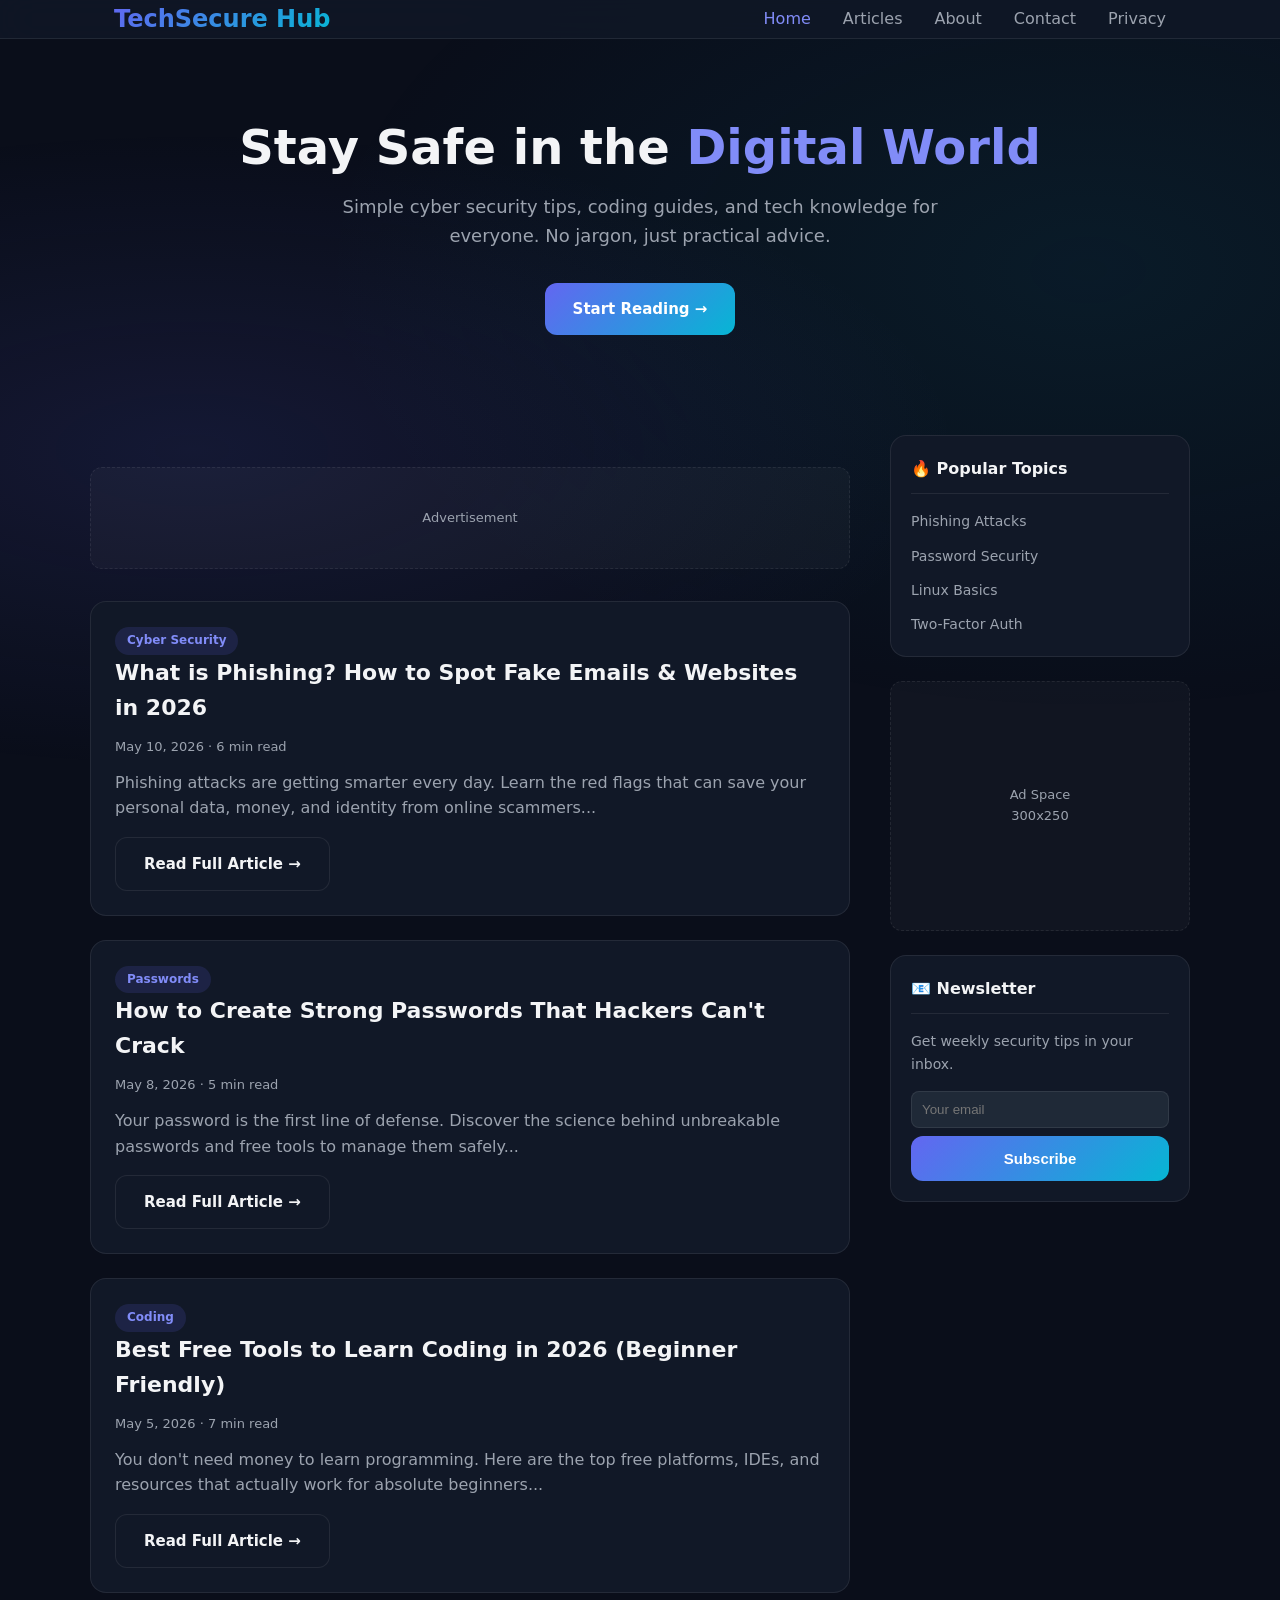
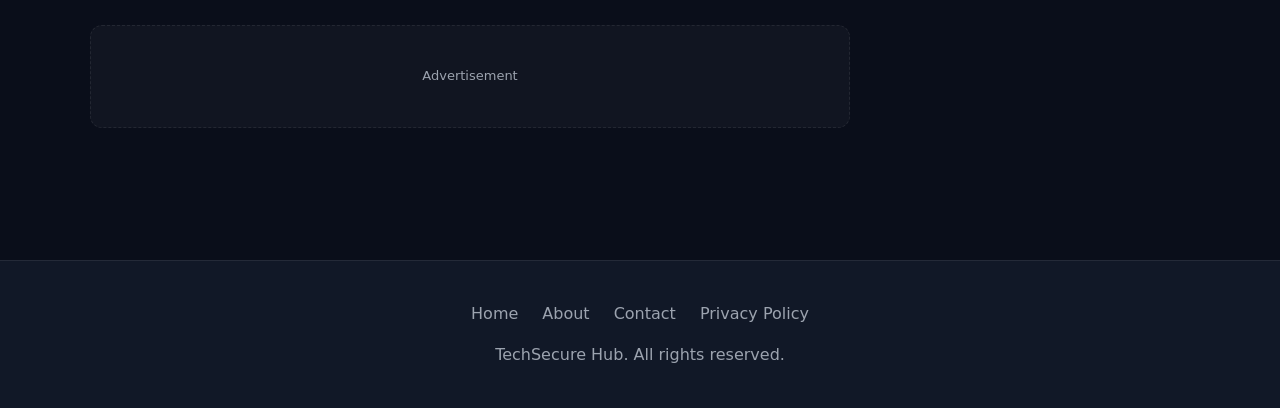
<file: index.html>
<!DOCTYPE html>
<html lang="en">
<head>
    <meta charset="UTF-8">
    <meta name="viewport" content="width=device-width, initial-scale=1.0">
    <title>TechSecure Hub - Cyber Security & Tech Tips</title>
    <meta name="description" content="Learn cyber security, coding tips, and tech guides for beginners. Stay safe online with TechSecure Hub.">
    <link rel="stylesheet" href="style.css">
    <!-- AdSense -->
    <script async src="https://pagead2.googlesyndication.com/pagead/js/adsbygoogle.js?client=ca-pub-8509640754664611"
     crossorigin="anonymous"></script>
</head>
<body>
    <header>
        <nav class="container">
            <a href="index.html" class="logo">TechSecure Hub</a>
            <button class="mobile-toggle" onclick="toggleMenu()">☰</button>
            <ul class="nav-links" id="navLinks">
                <li><a href="index.html" class="active">Home</a></li>
                <li><a href="article-phishing.html">Articles</a></li>
                <li><a href="about.html">About</a></li>
                <li><a href="contact.html">Contact</a></li>
                <li><a href="privacy-policy.html">Privacy</a></li>
            </ul>
        </nav>
    </header>

    <section class="hero">
        <div class="container">
            <h1>Stay Safe in the <span>Digital World</span></h1>
            <p>Simple cyber security tips, coding guides, and tech knowledge for everyone. No jargon, just practical advice.</p>
            <a href="article-phishing.html" class="btn btn-primary">Start Reading →</a>
        </div>
    </section>

    <div class="container content-wrapper">
        <main class="main-content">
            <!-- Ad Space Top -->
            <div class="ad-space ad-space-article">
                <p>Advertisement</p>
                <!-- AdSense Ad Unit yahan paste karna -->
            </div>

            <article class="card">
                <span class="tag">Cyber Security</span>
                <h2><a href="article-phishing.html">What is Phishing? How to Spot Fake Emails & Websites in 2026</a></h2>
                <div class="card-meta">May 10, 2026 · 6 min read</div>
                <p class="card-excerpt">Phishing attacks are getting smarter every day. Learn the red flags that can save your personal data, money, and identity from online scammers...</p>
                <a href="article-phishing.html" class="btn btn-secondary">Read Full Article →</a>
            </article>

            <article class="card">
                <span class="tag">Passwords</span>
                <h2><a href="article-passwords.html">How to Create Strong Passwords That Hackers Can't Crack</a></h2>
                <div class="card-meta">May 8, 2026 · 5 min read</div>
                <p class="card-excerpt">Your password is the first line of defense. Discover the science behind unbreakable passwords and free tools to manage them safely...</p>
                <a href="article-passwords.html" class="btn btn-secondary">Read Full Article →</a>
            </article>

            <article class="card">
                <span class="tag">Coding</span>
                <h2><a href="article-tools.html">Best Free Tools to Learn Coding in 2026 (Beginner Friendly)</a></h2>
                <div class="card-meta">May 5, 2026 · 7 min read</div>
                <p class="card-excerpt">You don't need money to learn programming. Here are the top free platforms, IDEs, and resources that actually work for absolute beginners...</p>
                <a href="article-tools.html" class="btn btn-secondary">Read Full Article →</a>
            </article>

            <!-- Ad Space Bottom -->
            <div class="ad-space ad-space-article">
                <p>Advertisement</p>
            </div>
        </main>

        <aside class="sidebar">
            <div class="sidebar-card">
                <h3>🔥 Popular Topics</h3>
                <p style="color: var(--text-muted); font-size: 14px; margin-bottom: 12px;">Phishing Attacks</p>
                <p style="color: var(--text-muted); font-size: 14px; margin-bottom: 12px;">Password Security</p>
                <p style="color: var(--text-muted); font-size: 14px; margin-bottom: 12px;">Linux Basics</p>
                <p style="color: var(--text-muted); font-size: 14px;">Two-Factor Auth</p>
            </div>

            <div class="ad-space ad-space-sidebar">
                <p>Ad Space<br>300x250</p>
            </div>

            <div class="sidebar-card">
                <h3>📧 Newsletter</h3>
                <p style="color: var(--text-muted); font-size: 14px; margin-bottom: 16px;">Get weekly security tips in your inbox.</p>
                <input type="email" placeholder="Your email" style="width:100%; padding:10px; border-radius:8px; border:1px solid var(--border); background:var(--bg-hover); color:var(--text); margin-bottom:8px;">
                <button class="btn btn-primary" style="width:100%; justify-content:center;">Subscribe</button>
            </div>
        </aside>
    </div>

    <footer>
        <div class="container">
            <ul class="footer-links">
                <li><a href="index.html">Home</a></li>
                <li><a href="about.html">About</a></li>
                <li><a href="contact.html">Contact</a></li>
                <li><a href="privacy-policy.html">Privacy Policy</a></li>
            </ul>
            <p> TechSecure Hub. All rights reserved.</p>
        </div>
    </footer>

    <script src="script.js"></script>
</body>
</html>
</file>
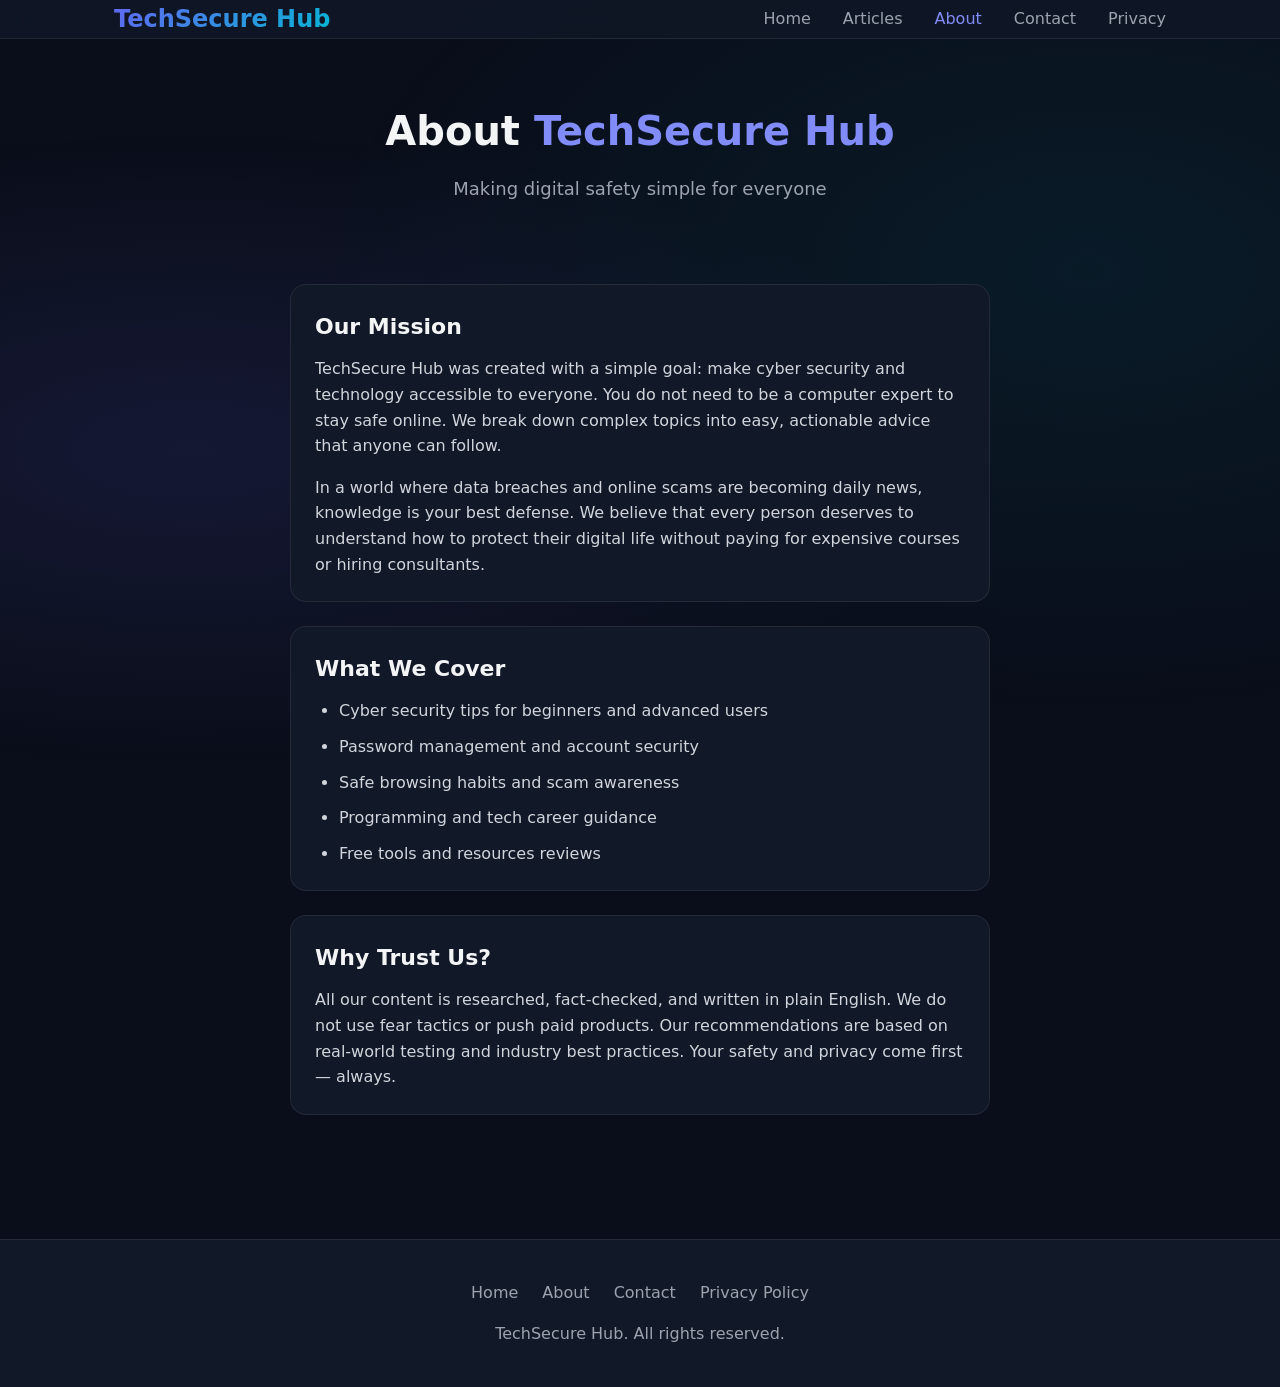
<file: about.html>
<!DOCTYPE html>
<html lang="en">
<head>
    <meta charset="UTF-8">
    <meta name="viewport" content="width=device-width, initial-scale=1.0">
    <title>About Us | TechSecure Hub</title>
    <meta name="description" content="Learn about TechSecure Hub and our mission to make cyber security simple for everyone.">
    <link rel="stylesheet" href="style.css">
    <script async src="https://pagead2.googlesyndication.com/pagead/js/adsbygoogle.js?client=ca-pub-8509640754664611"
     crossorigin="anonymous"></script>
</head>
<body>
    <header>
        <nav class="container">
            <a href="index.html" class="logo">TechSecure Hub</a>
            <button class="mobile-toggle" onclick="toggleMenu()">☰</button>
            <ul class="nav-links" id="navLinks">
                <li><a href="index.html">Home</a></li>
                <li><a href="article-phishing.html">Articles</a></li>
                <li><a href="about.html" class="active">About</a></li>
                <li><a href="contact.html">Contact</a></li>
                <li><a href="privacy-policy.html">Privacy</a></li>
            </ul>
        </nav>
    </header>

    <div class="page-header">
        <div class="container">
            <h1>About <span style="color: var(--primary-light);">TechSecure Hub</span></h1>
            <p>Making digital safety simple for everyone</p>
        </div>
    </div>

    <div class="container about-content" style="padding: 40px 0;">
        <div class="card">
            <h2>Our Mission</h2>
            <p style="margin-bottom: 16px; color: #d1d5db;">TechSecure Hub was created with a simple goal: make cyber security and technology accessible to everyone. You do not need to be a computer expert to stay safe online. We break down complex topics into easy, actionable advice that anyone can follow.</p>
            <p style="color: #d1d5db;">In a world where data breaches and online scams are becoming daily news, knowledge is your best defense. We believe that every person deserves to understand how to protect their digital life without paying for expensive courses or hiring consultants.</p>
        </div>

        <div class="card">
            <h2>What We Cover</h2>
            <ul style="color: #d1d5db; padding-left: 24px;">
                <li style="margin-bottom: 10px;">Cyber security tips for beginners and advanced users</li>
                <li style="margin-bottom: 10px;">Password management and account security</li>
                <li style="margin-bottom: 10px;">Safe browsing habits and scam awareness</li>
                <li style="margin-bottom: 10px;">Programming and tech career guidance</li>
                <li>Free tools and resources reviews</li>
            </ul>
        </div>

        <div class="card">
            <h2>Why Trust Us?</h2>
            <p style="color: #d1d5db;">All our content is researched, fact-checked, and written in plain English. We do not use fear tactics or push paid products. Our recommendations are based on real-world testing and industry best practices. Your safety and privacy come first — always.</p>
        </div>
    </div>

    <footer>
        <div class="container">
            <ul class="footer-links">
                <li><a href="index.html">Home</a></li>
                <li><a href="about.html">About</a></li>
                <li><a href="contact.html">Contact</a></li>
                <li><a href="privacy-policy.html">Privacy Policy</a></li>
            </ul>
            <p> TechSecure Hub. All rights reserved.</p>
        </div>
    </footer>

    <script src="script.js"></script>
</body>
</html>
</file>
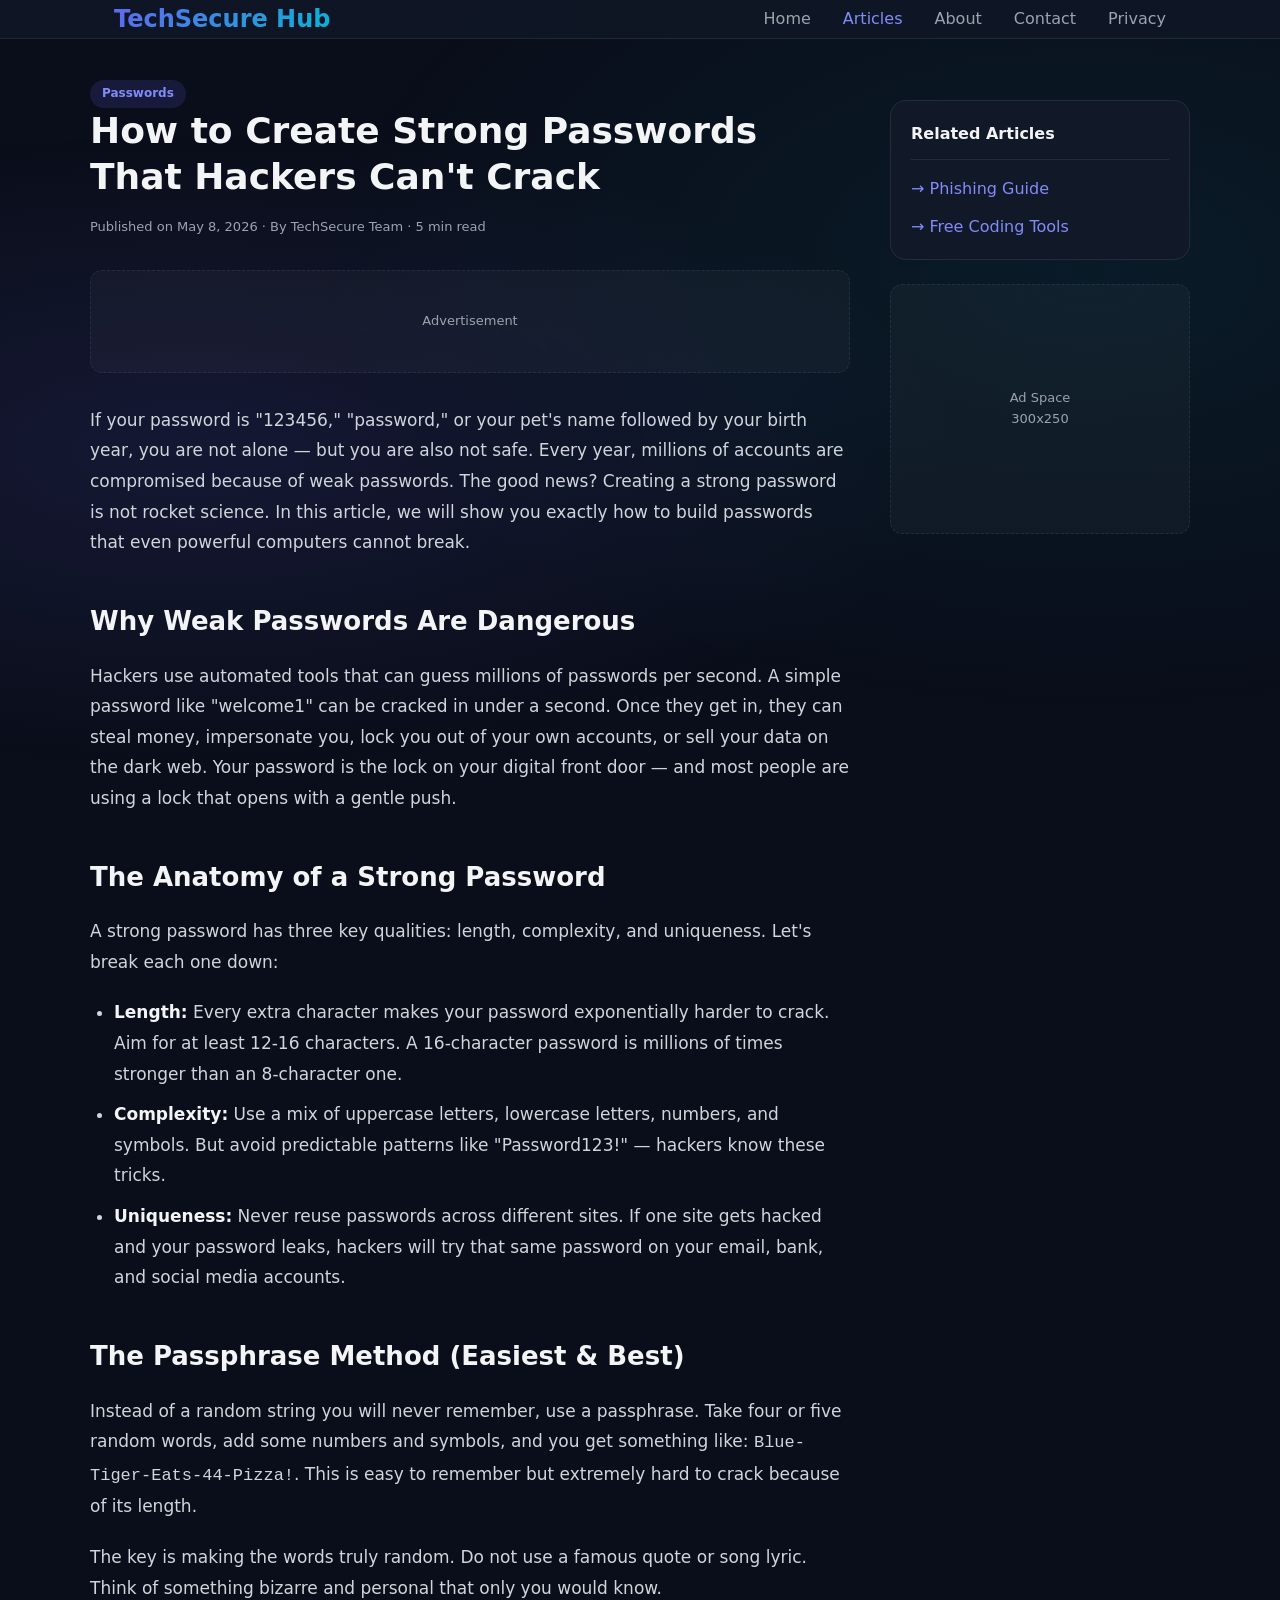
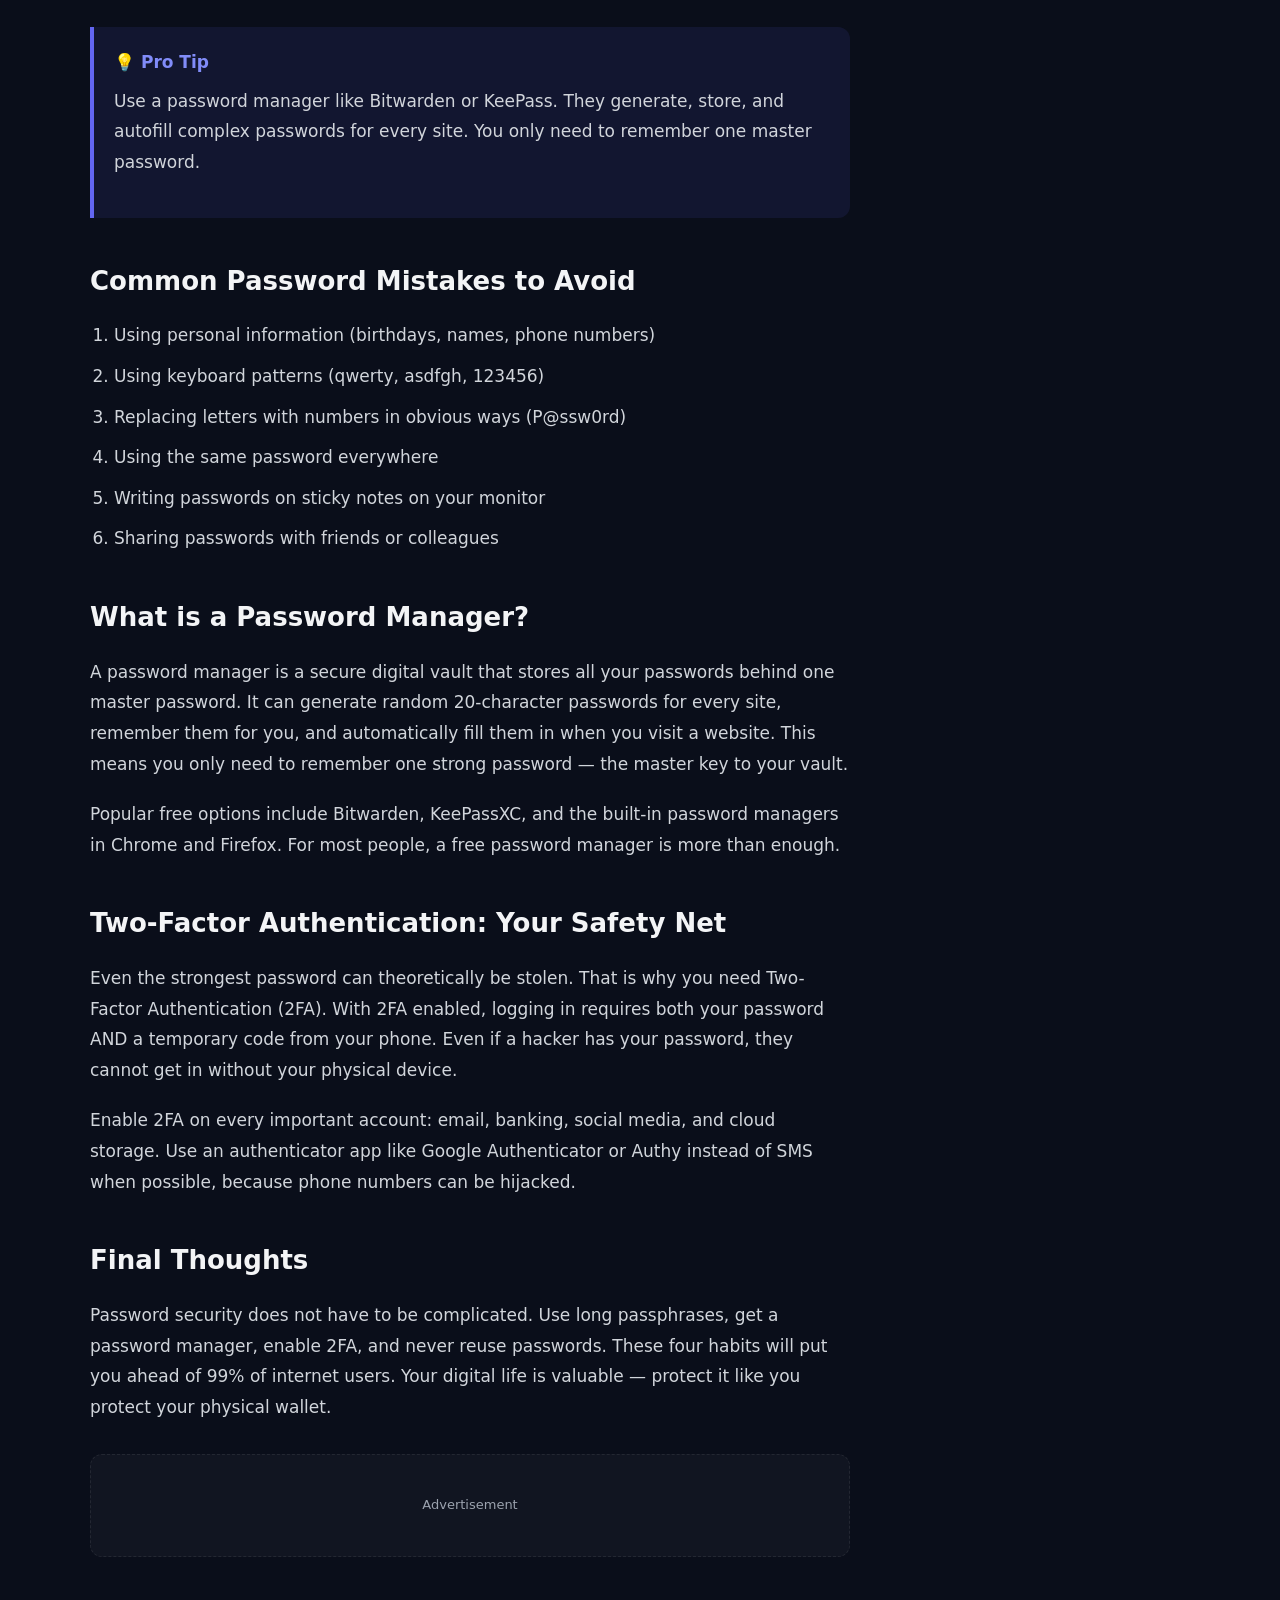
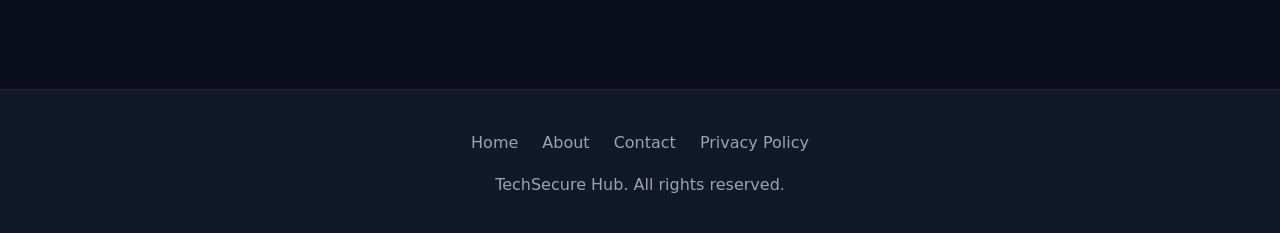
<file: article-passwords.html>
<!DOCTYPE html>
<html lang="en">
<head>
    <meta charset="UTF-8">
    <meta name="viewport" content="width=device-width, initial-scale=1.0">
    <title>How to Create Strong Passwords in 2026 | TechSecure Hub</title>
    <meta name="description" content="Learn how to create strong, unbreakable passwords and manage them safely with free tools. Complete beginner guide.">
    <link rel="stylesheet" href="style.css">
    <script async src="https://pagead2.googlesyndication.com/pagead/js/adsbygoogle.js?client=ca-pub-8509640754664611"
     crossorigin="anonymous"></script>
</head>
<body>
    <header>
        <nav class="container">
            <a href="index.html" class="logo">TechSecure Hub</a>
            <button class="mobile-toggle" onclick="toggleMenu()">☰</button>
            <ul class="nav-links" id="navLinks">
                <li><a href="index.html">Home</a></li>
                <li><a href="article-phishing.html" class="active">Articles</a></li>
                <li><a href="about.html">About</a></li>
                <li><a href="contact.html">Contact</a></li>
                <li><a href="privacy-policy.html">Privacy</a></li>
            </ul>
        </nav>
    </header>

    <div class="container content-wrapper" style="padding-top: 40px;">
        <main class="main-content">
            <article>
                <div class="article-header">
                    <span class="tag">Passwords</span>
                    <h1>How to Create Strong Passwords That Hackers Can't Crack</h1>
                    <div class="card-meta">Published on May 8, 2026 · By TechSecure Team · 5 min read</div>
                </div>

                <div class="ad-space ad-space-article"><p>Advertisement</p></div>

                <div class="article-content">
                    <p>If your password is "123456," "password," or your pet's name followed by your birth year, you are not alone — but you are also not safe. Every year, millions of accounts are compromised because of weak passwords. The good news? Creating a strong password is not rocket science. In this article, we will show you exactly how to build passwords that even powerful computers cannot break.</p>

                    <h2>Why Weak Passwords Are Dangerous</h2>
                    <p>Hackers use automated tools that can guess millions of passwords per second. A simple password like "welcome1" can be cracked in under a second. Once they get in, they can steal money, impersonate you, lock you out of your own accounts, or sell your data on the dark web. Your password is the lock on your digital front door — and most people are using a lock that opens with a gentle push.</p>

                    <h2>The Anatomy of a Strong Password</h2>
                    <p>A strong password has three key qualities: length, complexity, and uniqueness. Let's break each one down:</p>
                    <ul>
                        <li><strong>Length:</strong> Every extra character makes your password exponentially harder to crack. Aim for at least 12-16 characters. A 16-character password is millions of times stronger than an 8-character one.</li>
                        <li><strong>Complexity:</strong> Use a mix of uppercase letters, lowercase letters, numbers, and symbols. But avoid predictable patterns like "Password123!" — hackers know these tricks.</li>
                        <li><strong>Uniqueness:</strong> Never reuse passwords across different sites. If one site gets hacked and your password leaks, hackers will try that same password on your email, bank, and social media accounts.</li>
                    </ul>

                    <h2>The Passphrase Method (Easiest & Best)</h2>
                    <p>Instead of a random string you will never remember, use a passphrase. Take four or five random words, add some numbers and symbols, and you get something like: <code>Blue-Tiger-Eats-44-Pizza!</code>. This is easy to remember but extremely hard to crack because of its length.</p>
                    <p>The key is making the words truly random. Do not use a famous quote or song lyric. Think of something bizarre and personal that only you would know.</p>

                    <div class="tip-box">
                        <h4>💡 Pro Tip</h4>
                        <p>Use a password manager like Bitwarden or KeePass. They generate, store, and autofill complex passwords for every site. You only need to remember one master password.</p>
                    </div>

                    <h2>Common Password Mistakes to Avoid</h2>
                    <ol>
                        <li>Using personal information (birthdays, names, phone numbers)</li>
                        <li>Using keyboard patterns (qwerty, asdfgh, 123456)</li>
                        <li>Replacing letters with numbers in obvious ways (P@ssw0rd)</li>
                        <li>Using the same password everywhere</li>
                        <li>Writing passwords on sticky notes on your monitor</li>
                        <li>Sharing passwords with friends or colleagues</li>
                    </ol>

                    <h2>What is a Password Manager?</h2>
                    <p>A password manager is a secure digital vault that stores all your passwords behind one master password. It can generate random 20-character passwords for every site, remember them for you, and automatically fill them in when you visit a website. This means you only need to remember one strong password — the master key to your vault.</p>
                    <p>Popular free options include Bitwarden, KeePassXC, and the built-in password managers in Chrome and Firefox. For most people, a free password manager is more than enough.</p>

                    <h2>Two-Factor Authentication: Your Safety Net</h2>
                    <p>Even the strongest password can theoretically be stolen. That is why you need Two-Factor Authentication (2FA). With 2FA enabled, logging in requires both your password AND a temporary code from your phone. Even if a hacker has your password, they cannot get in without your physical device.</p>
                    <p>Enable 2FA on every important account: email, banking, social media, and cloud storage. Use an authenticator app like Google Authenticator or Authy instead of SMS when possible, because phone numbers can be hijacked.</p>

                    <h2>Final Thoughts</h2>
                    <p>Password security does not have to be complicated. Use long passphrases, get a password manager, enable 2FA, and never reuse passwords. These four habits will put you ahead of 99% of internet users. Your digital life is valuable — protect it like you protect your physical wallet.</p>
                </div>

                <div class="ad-space ad-space-article"><p>Advertisement</p></div>
            </article>
        </main>

        <aside class="sidebar">
            <div class="sidebar-card">
                <h3>Related Articles</h3>
                <p style="margin-bottom: 12px;"><a href="article-phishing.html" style="color: var(--primary-light); text-decoration: none;">→ Phishing Guide</a></p>
                <p><a href="article-tools.html" style="color: var(--primary-light); text-decoration: none;">→ Free Coding Tools</a></p>
            </div>
            <div class="ad-space ad-space-sidebar"><p>Ad Space<br>300x250</p></div>
        </aside>
    </div>

    <footer>
        <div class="container">
            <ul class="footer-links">
                <li><a href="index.html">Home</a></li>
                <li><a href="about.html">About</a></li>
                <li><a href="contact.html">Contact</a></li>
                <li><a href="privacy-policy.html">Privacy Policy</a></li>
            </ul>
            <p> TechSecure Hub. All rights reserved.</p>
        </div>
    </footer>

    <script src="script.js"></script>
</body>
</html>
</file>
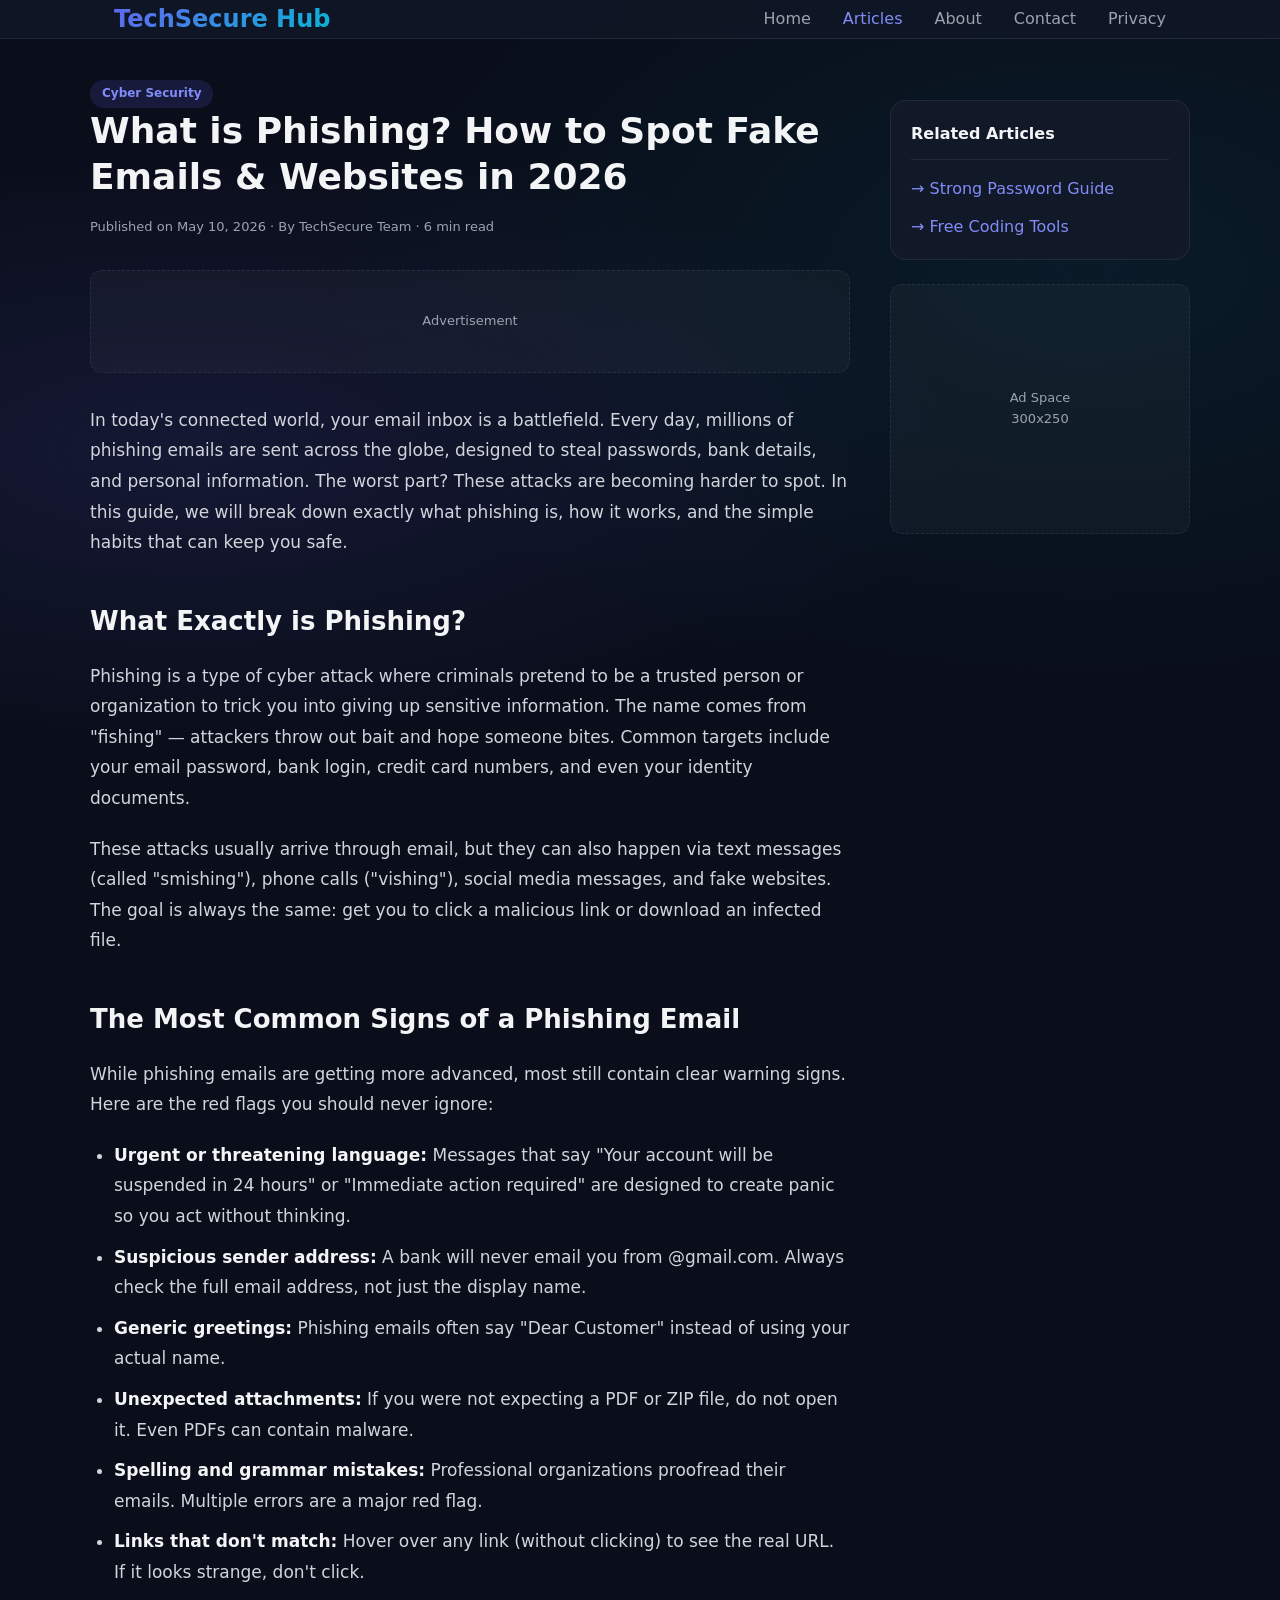
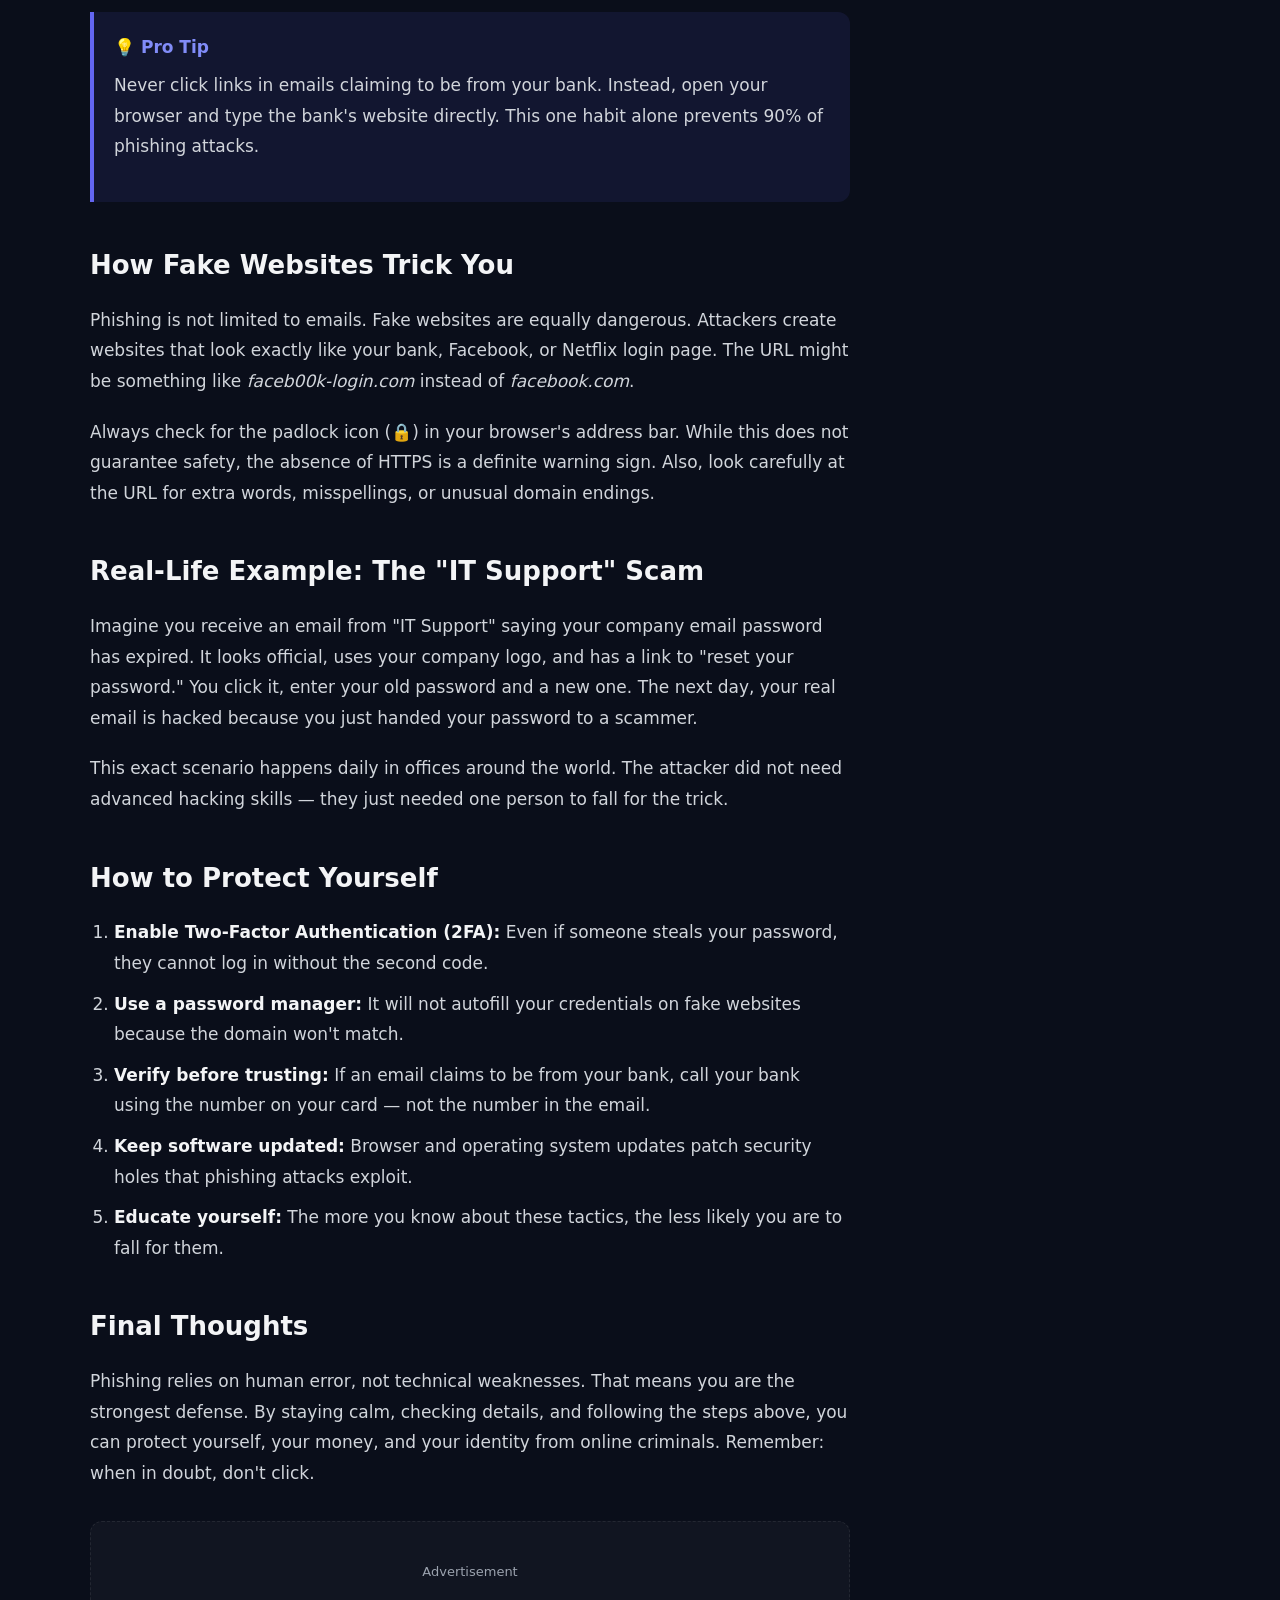
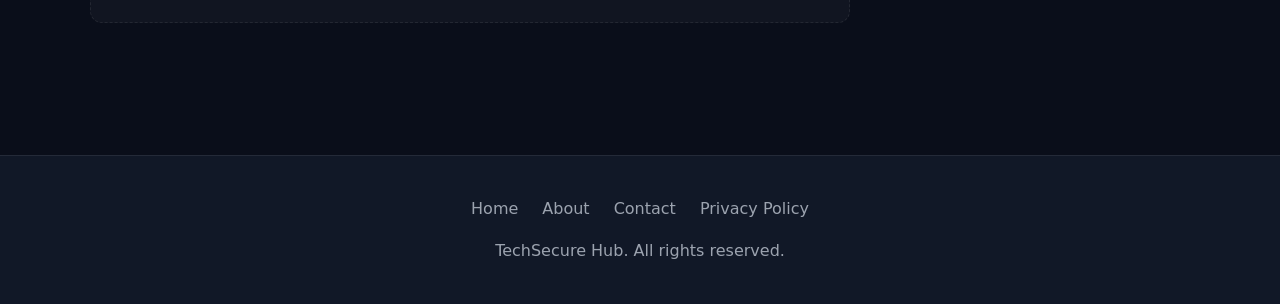
<file: article-phishing.html>
<!DOCTYPE html>
<html lang="en">
<head>
    <meta charset="UTF-8">
    <meta name="viewport" content="width=device-width, initial-scale=1.0">
    <title>What is Phishing? How to Spot Fake Emails & Websites | TechSecure Hub</title>
    <meta name="description" content="Learn what phishing is, how to identify phishing emails and fake websites, and protect yourself from online scams in 2026.">
    <link rel="stylesheet" href="style.css">
    <script async src="https://pagead2.googlesyndication.com/pagead/js/adsbygoogle.js?client=ca-pub-8509640754664611"
     crossorigin="anonymous"></script>
</head>
<body>
    <header>
        <nav class="container">
            <a href="index.html" class="logo">TechSecure Hub</a>
            <button class="mobile-toggle" onclick="toggleMenu()">☰</button>
            <ul class="nav-links" id="navLinks">
                <li><a href="index.html">Home</a></li>
                <li><a href="article-phishing.html" class="active">Articles</a></li>
                <li><a href="about.html">About</a></li>
                <li><a href="contact.html">Contact</a></li>
                <li><a href="privacy-policy.html">Privacy</a></li>
            </ul>
        </nav>
    </header>

    <div class="container content-wrapper" style="padding-top: 40px;">
        <main class="main-content">
            <article>
                <div class="article-header">
                    <span class="tag">Cyber Security</span>
                    <h1>What is Phishing? How to Spot Fake Emails & Websites in 2026</h1>
                    <div class="card-meta">Published on May 10, 2026 · By TechSecure Team · 6 min read</div>
                </div>

                <div class="ad-space ad-space-article">
                    <p>Advertisement</p>
                </div>

                <div class="article-content">
                    <p>In today's connected world, your email inbox is a battlefield. Every day, millions of phishing emails are sent across the globe, designed to steal passwords, bank details, and personal information. The worst part? These attacks are becoming harder to spot. In this guide, we will break down exactly what phishing is, how it works, and the simple habits that can keep you safe.</p>

                    <h2>What Exactly is Phishing?</h2>
                    <p>Phishing is a type of cyber attack where criminals pretend to be a trusted person or organization to trick you into giving up sensitive information. The name comes from "fishing" — attackers throw out bait and hope someone bites. Common targets include your email password, bank login, credit card numbers, and even your identity documents.</p>
                    <p>These attacks usually arrive through email, but they can also happen via text messages (called "smishing"), phone calls ("vishing"), social media messages, and fake websites. The goal is always the same: get you to click a malicious link or download an infected file.</p>

                    <h2>The Most Common Signs of a Phishing Email</h2>
                    <p>While phishing emails are getting more advanced, most still contain clear warning signs. Here are the red flags you should never ignore:</p>
                    <ul>
                        <li><strong>Urgent or threatening language:</strong> Messages that say "Your account will be suspended in 24 hours" or "Immediate action required" are designed to create panic so you act without thinking.</li>
                        <li><strong>Suspicious sender address:</strong> A bank will never email you from @gmail.com. Always check the full email address, not just the display name.</li>
                        <li><strong>Generic greetings:</strong> Phishing emails often say "Dear Customer" instead of using your actual name.</li>
                        <li><strong>Unexpected attachments:</strong> If you were not expecting a PDF or ZIP file, do not open it. Even PDFs can contain malware.</li>
                        <li><strong>Spelling and grammar mistakes:</strong> Professional organizations proofread their emails. Multiple errors are a major red flag.</li>
                        <li><strong>Links that don't match:</strong> Hover over any link (without clicking) to see the real URL. If it looks strange, don't click.</li>
                    </ul>

                    <div class="tip-box">
                        <h4>💡 Pro Tip</h4>
                        <p>Never click links in emails claiming to be from your bank. Instead, open your browser and type the bank's website directly. This one habit alone prevents 90% of phishing attacks.</p>
                    </div>

                    <h2>How Fake Websites Trick You</h2>
                    <p>Phishing is not limited to emails. Fake websites are equally dangerous. Attackers create websites that look exactly like your bank, Facebook, or Netflix login page. The URL might be something like <em>faceb00k-login.com</em> instead of <em>facebook.com</em>.</p>
                    <p>Always check for the padlock icon (🔒) in your browser's address bar. While this does not guarantee safety, the absence of HTTPS is a definite warning sign. Also, look carefully at the URL for extra words, misspellings, or unusual domain endings.</p>

                    <h2>Real-Life Example: The "IT Support" Scam</h2>
                    <p>Imagine you receive an email from "IT Support" saying your company email password has expired. It looks official, uses your company logo, and has a link to "reset your password." You click it, enter your old password and a new one. The next day, your real email is hacked because you just handed your password to a scammer.</p>
                    <p>This exact scenario happens daily in offices around the world. The attacker did not need advanced hacking skills — they just needed one person to fall for the trick.</p>

                    <h2>How to Protect Yourself</h2>
                    <ol>
                        <li><strong>Enable Two-Factor Authentication (2FA):</strong> Even if someone steals your password, they cannot log in without the second code.</li>
                        <li><strong>Use a password manager:</strong> It will not autofill your credentials on fake websites because the domain won't match.</li>
                        <li><strong>Verify before trusting:</strong> If an email claims to be from your bank, call your bank using the number on your card — not the number in the email.</li>
                        <li><strong>Keep software updated:</strong> Browser and operating system updates patch security holes that phishing attacks exploit.</li>
                        <li><strong>Educate yourself:</strong> The more you know about these tactics, the less likely you are to fall for them.</li>
                    </ol>

                    <h2>Final Thoughts</h2>
                    <p>Phishing relies on human error, not technical weaknesses. That means you are the strongest defense. By staying calm, checking details, and following the steps above, you can protect yourself, your money, and your identity from online criminals. Remember: when in doubt, don't click.</p>
                </div>

                <div class="ad-space ad-space-article">
                    <p>Advertisement</p>
                </div>
            </article>
        </main>

        <aside class="sidebar">
            <div class="sidebar-card">
                <h3>Related Articles</h3>
                <p style="margin-bottom: 12px;"><a href="article-passwords.html" style="color: var(--primary-light); text-decoration: none;">→ Strong Password Guide</a></p>
                <p><a href="article-tools.html" style="color: var(--primary-light); text-decoration: none;">→ Free Coding Tools</a></p>
            </div>
            <div class="ad-space ad-space-sidebar">
                <p>Ad Space<br>300x250</p>
            </div>
        </aside>
    </div>

    <footer>
        <div class="container">
            <ul class="footer-links">
                <li><a href="index.html">Home</a></li>
                <li><a href="about.html">About</a></li>
                <li><a href="contact.html">Contact</a></li>
                <li><a href="privacy-policy.html">Privacy Policy</a></li>
            </ul>
            <p> TechSecure Hub. All rights reserved.</p>
        </div>
    </footer>

    <script src="script.js"></script>
</body>
</html>
</file>
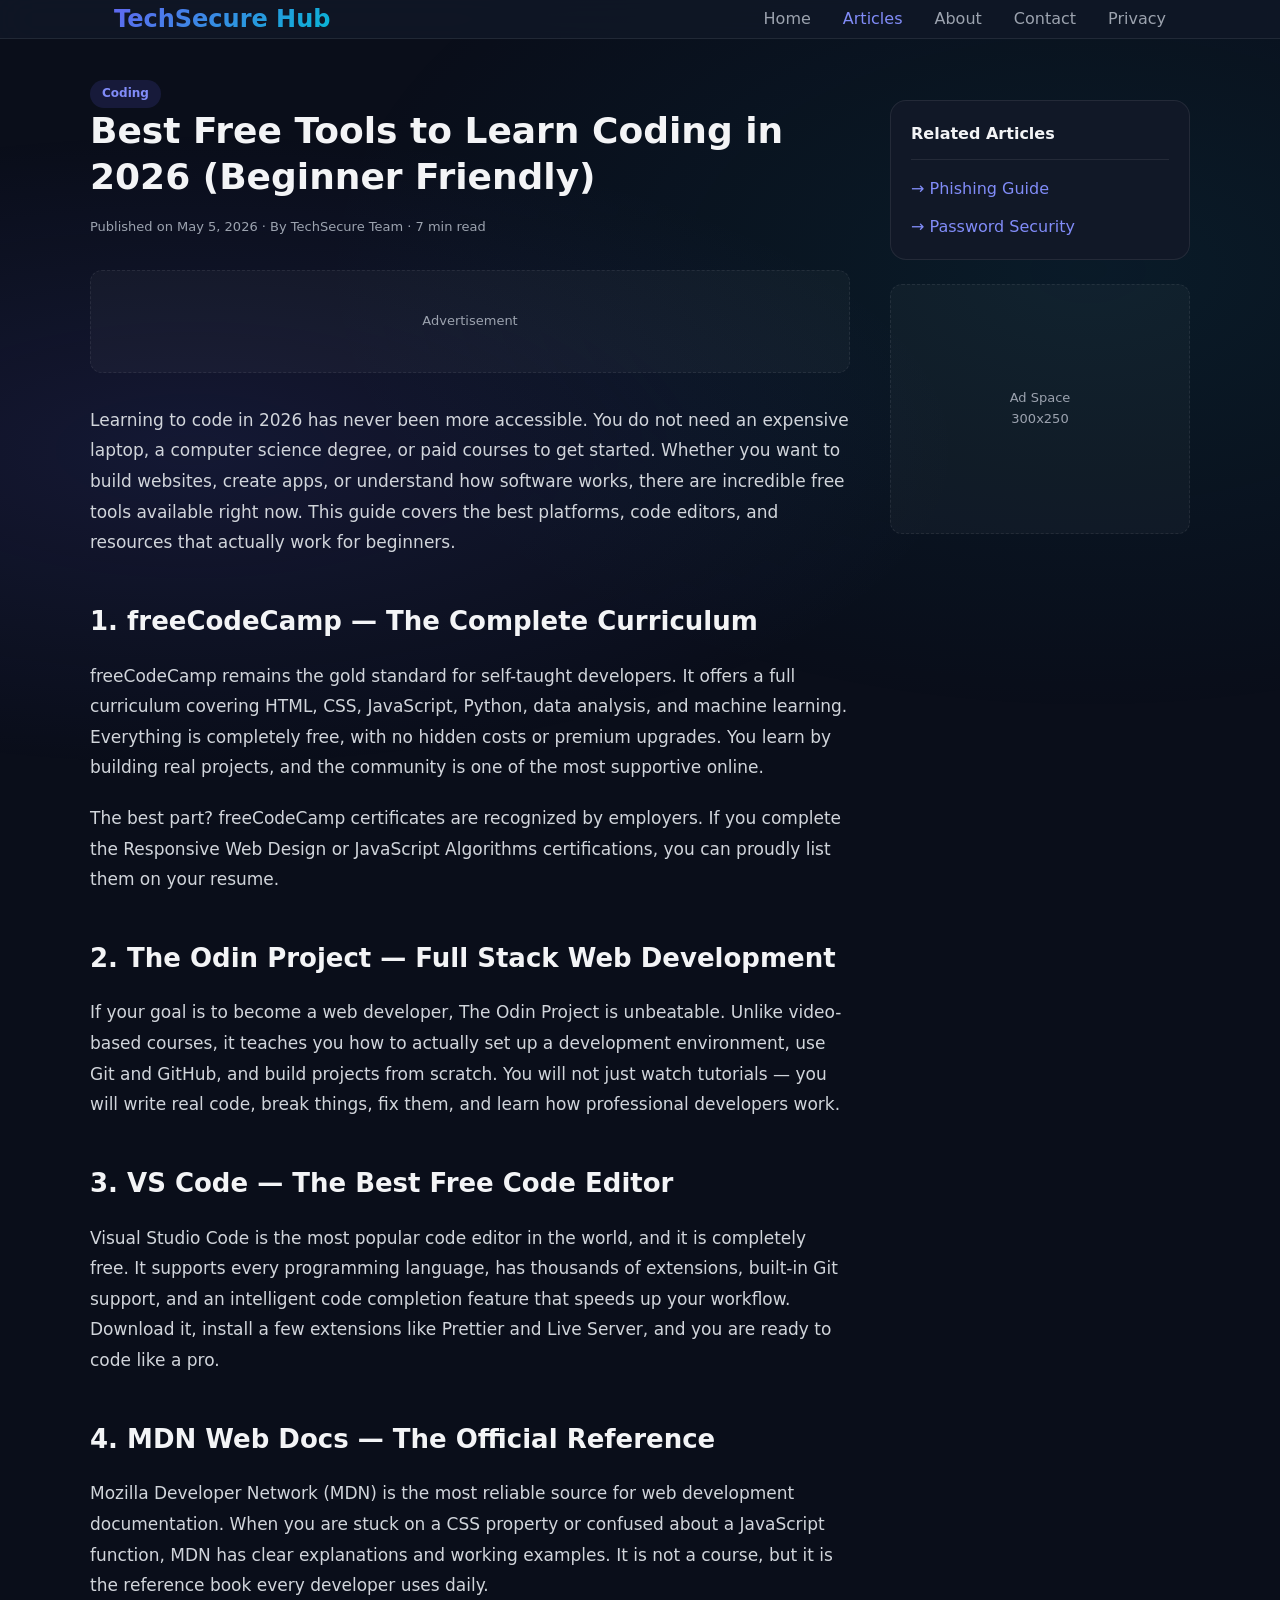
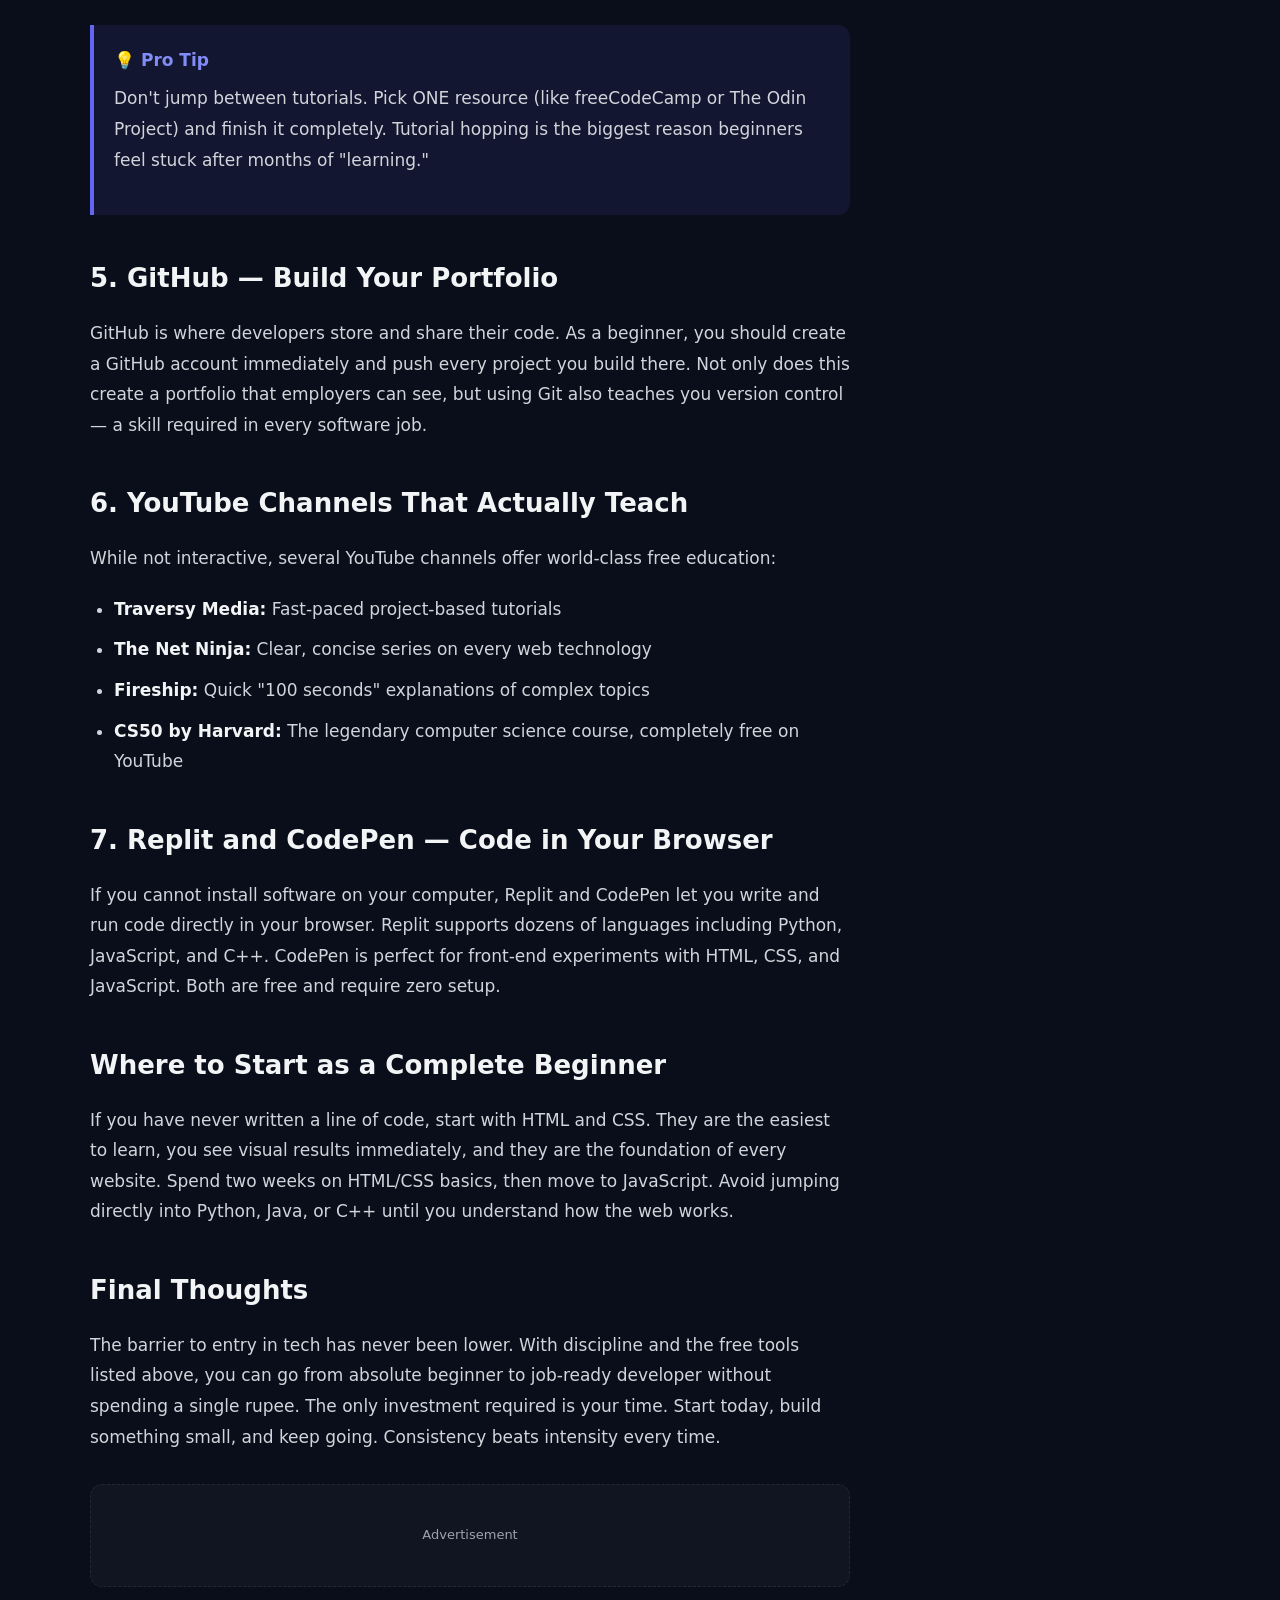
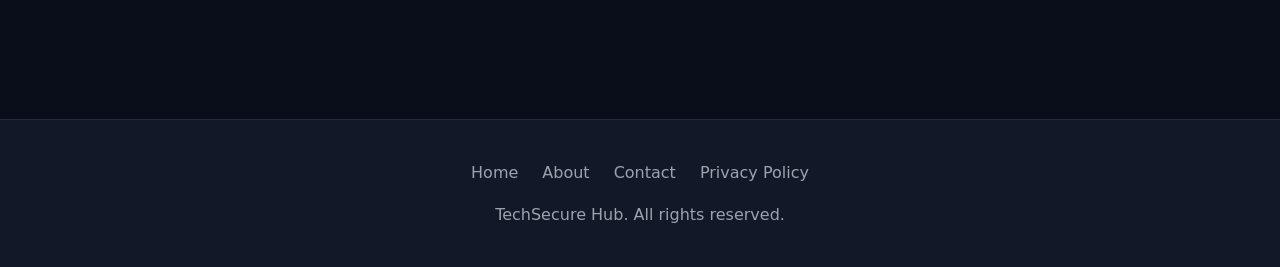
<file: article-tools.html>
<!DOCTYPE html>
<html lang="en">
<head>
    <meta charset="UTF-8">
    <meta name="viewport" content="width=device-width, initial-scale=1.0">
    <title>Best Free Tools to Learn Coding in 2026 | TechSecure Hub</title>
    <meta name="description" content="Discover the best free platforms, IDEs, and resources to learn programming in 2026. Perfect for absolute beginners.">
    <link rel="stylesheet" href="style.css">
    <script async src="https://pagead2.googlesyndication.com/pagead/js/adsbygoogle.js?client=ca-pub-8509640754664611"
     crossorigin="anonymous"></script>
</head>
<body>
    <header>
        <nav class="container">
            <a href="index.html" class="logo">TechSecure Hub</a>
            <button class="mobile-toggle" onclick="toggleMenu()">☰</button>
            <ul class="nav-links" id="navLinks">
                <li><a href="index.html">Home</a></li>
                <li><a href="article-phishing.html" class="active">Articles</a></li>
                <li><a href="about.html">About</a></li>
                <li><a href="contact.html">Contact</a></li>
                <li><a href="privacy-policy.html">Privacy</a></li>
            </ul>
        </nav>
    </header>

    <div class="container content-wrapper" style="padding-top: 40px;">
        <main class="main-content">
            <article>
                <div class="article-header">
                    <span class="tag">Coding</span>
                    <h1>Best Free Tools to Learn Coding in 2026 (Beginner Friendly)</h1>
                    <div class="card-meta">Published on May 5, 2026 · By TechSecure Team · 7 min read</div>
                </div>

                <div class="ad-space ad-space-article"><p>Advertisement</p></div>

                <div class="article-content">
                    <p>Learning to code in 2026 has never been more accessible. You do not need an expensive laptop, a computer science degree, or paid courses to get started. Whether you want to build websites, create apps, or understand how software works, there are incredible free tools available right now. This guide covers the best platforms, code editors, and resources that actually work for beginners.</p>

                    <h2>1. freeCodeCamp — The Complete Curriculum</h2>
                    <p>freeCodeCamp remains the gold standard for self-taught developers. It offers a full curriculum covering HTML, CSS, JavaScript, Python, data analysis, and machine learning. Everything is completely free, with no hidden costs or premium upgrades. You learn by building real projects, and the community is one of the most supportive online.</p>
                    <p>The best part? freeCodeCamp certificates are recognized by employers. If you complete the Responsive Web Design or JavaScript Algorithms certifications, you can proudly list them on your resume.</p>

                    <h2>2. The Odin Project — Full Stack Web Development</h2>
                    <p>If your goal is to become a web developer, The Odin Project is unbeatable. Unlike video-based courses, it teaches you how to actually set up a development environment, use Git and GitHub, and build projects from scratch. You will not just watch tutorials — you will write real code, break things, fix them, and learn how professional developers work.</p>

                    <h2>3. VS Code — The Best Free Code Editor</h2>
                    <p>Visual Studio Code is the most popular code editor in the world, and it is completely free. It supports every programming language, has thousands of extensions, built-in Git support, and an intelligent code completion feature that speeds up your workflow. Download it, install a few extensions like Prettier and Live Server, and you are ready to code like a pro.</p>

                    <h2>4. MDN Web Docs — The Official Reference</h2>
                    <p>Mozilla Developer Network (MDN) is the most reliable source for web development documentation. When you are stuck on a CSS property or confused about a JavaScript function, MDN has clear explanations and working examples. It is not a course, but it is the reference book every developer uses daily.</p>

                    <div class="tip-box">
                        <h4>💡 Pro Tip</h4>
                        <p>Don't jump between tutorials. Pick ONE resource (like freeCodeCamp or The Odin Project) and finish it completely. Tutorial hopping is the biggest reason beginners feel stuck after months of "learning."</p>
                    </div>

                    <h2>5. GitHub — Build Your Portfolio</h2>
                    <p>GitHub is where developers store and share their code. As a beginner, you should create a GitHub account immediately and push every project you build there. Not only does this create a portfolio that employers can see, but using Git also teaches you version control — a skill required in every software job.</p>

                    <h2>6. YouTube Channels That Actually Teach</h2>
                    <p>While not interactive, several YouTube channels offer world-class free education:</p>
                    <ul>
                        <li><strong>Traversy Media:</strong> Fast-paced project-based tutorials</li>
                        <li><strong>The Net Ninja:</strong> Clear, concise series on every web technology</li>
                        <li><strong>Fireship:</strong> Quick "100 seconds" explanations of complex topics</li>
                        <li><strong>CS50 by Harvard:</strong> The legendary computer science course, completely free on YouTube</li>
                    </ul>

                    <h2>7. Replit and CodePen — Code in Your Browser</h2>
                    <p>If you cannot install software on your computer, Replit and CodePen let you write and run code directly in your browser. Replit supports dozens of languages including Python, JavaScript, and C++. CodePen is perfect for front-end experiments with HTML, CSS, and JavaScript. Both are free and require zero setup.</p>

                    <h2>Where to Start as a Complete Beginner</h2>
                    <p>If you have never written a line of code, start with HTML and CSS. They are the easiest to learn, you see visual results immediately, and they are the foundation of every website. Spend two weeks on HTML/CSS basics, then move to JavaScript. Avoid jumping directly into Python, Java, or C++ until you understand how the web works.</p>

                    <h2>Final Thoughts</h2>
                    <p>The barrier to entry in tech has never been lower. With discipline and the free tools listed above, you can go from absolute beginner to job-ready developer without spending a single rupee. The only investment required is your time. Start today, build something small, and keep going. Consistency beats intensity every time.</p>
                </div>

                <div class="ad-space ad-space-article"><p>Advertisement</p></div>
            </article>
        </main>

        <aside class="sidebar">
            <div class="sidebar-card">
                <h3>Related Articles</h3>
                <p style="margin-bottom: 12px;"><a href="article-phishing.html" style="color: var(--primary-light); text-decoration: none;">→ Phishing Guide</a></p>
                <p><a href="article-passwords.html" style="color: var(--primary-light); text-decoration: none;">→ Password Security</a></p>
            </div>
            <div class="ad-space ad-space-sidebar"><p>Ad Space<br>300x250</p></div>
        </aside>
    </div>

    <footer>
        <div class="container">
            <ul class="footer-links">
                <li><a href="index.html">Home</a></li>
                <li><a href="about.html">About</a></li>
                <li><a href="contact.html">Contact</a></li>
                <li><a href="privacy-policy.html">Privacy Policy</a></li>
            </ul>
            <p> TechSecure Hub. All rights reserved.</p>
        </div>
    </footer>

    <script src="script.js"></script>
</body>
</html>
</file>
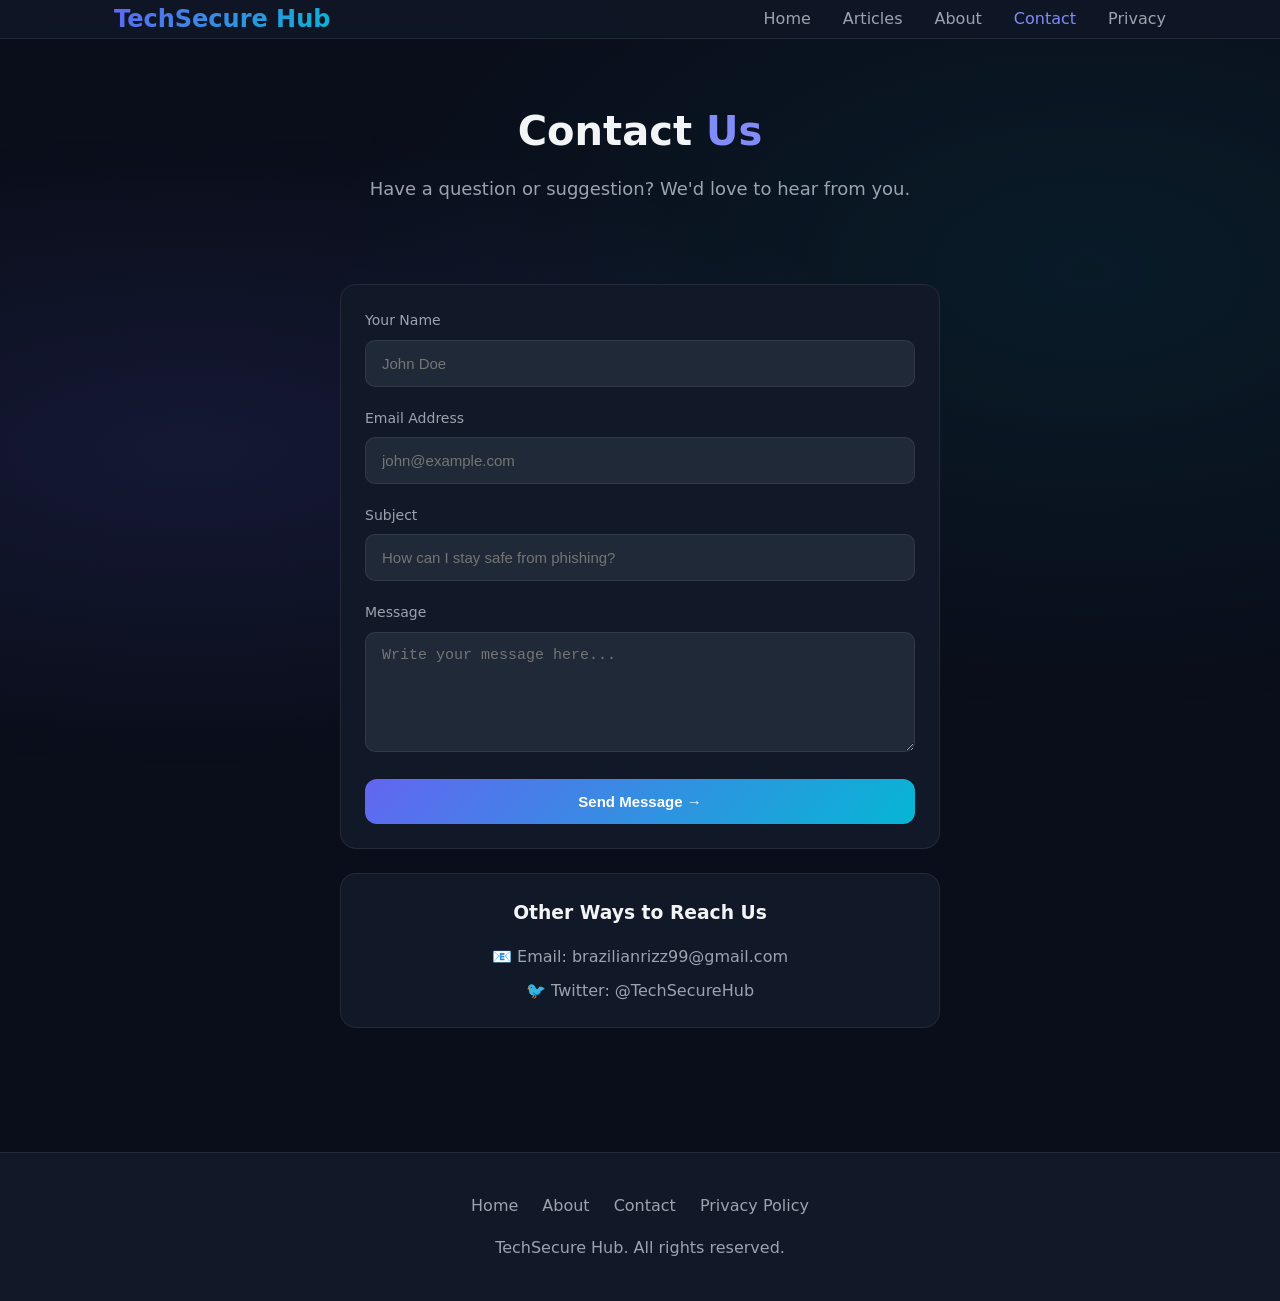
<file: contact.html>
<!DOCTYPE html>
<html lang="en">
<head>
    <meta charset="UTF-8">
    <meta name="viewport" content="width=device-width, initial-scale=1.0">
    <title>Contact Us | TechSecure Hub</title>
    <meta name="description" content="Get in touch with TechSecure Hub for questions, feedback, or collaboration.">
    <link rel="stylesheet" href="style.css">
    <script async src="https://pagead2.googlesyndication.com/pagead/js/adsbygoogle.js?client=ca-pub-8509640754664611"
     crossorigin="anonymous"></script>
</head>
<body>
    <header>
        <nav class="container">
            <a href="index.html" class="logo">TechSecure Hub</a>
            <button class="mobile-toggle" onclick="toggleMenu()">☰</button>
            <ul class="nav-links" id="navLinks">
                <li><a href="index.html">Home</a></li>
                <li><a href="article-phishing.html">Articles</a></li>
                <li><a href="about.html">About</a></li>
                <li><a href="contact.html" class="active">Contact</a></li>
                <li><a href="privacy-policy.html">Privacy</a></li>
            </ul>
        </nav>
    </header>

    <div class="page-header">
        <div class="container">
            <h1>Contact <span style="color: var(--primary-light);">Us</span></h1>
            <p>Have a question or suggestion? We'd love to hear from you.</p>
        </div>
    </div>

    <div class="container" style="max-width: 600px; padding: 40px 0;">
        <div class="card">
            <form class="contact-form" onsubmit="event.preventDefault(); alert('Thank you for your message! We will get back to you soon.');">
                <div class="form-group">
                    <label>Your Name</label>
                    <input type="text" placeholder="John Doe" required>
                </div>
                <div class="form-group">
                    <label>Email Address</label>
                    <input type="email" placeholder="john@example.com" required>
                </div>
                <div class="form-group">
                    <label>Subject</label>
                    <input type="text" placeholder="How can I stay safe from phishing?" required>
                </div>
                <div class="form-group">
                    <label>Message</label>
                    <textarea placeholder="Write your message here..." required></textarea>
                </div>
                <button type="submit" class="btn btn-primary" style="width: 100%; justify-content: center;">Send Message →</button>
            </form>
        </div>

        <div class="card" style="text-align: center;">
            <h3 style="margin-bottom: 16px;">Other Ways to Reach Us</h3>
            <p style="color: var(--text-muted); margin-bottom: 8px;">📧 Email: brazilianrizz99@gmail.com</p>
            <p style="color: var(--text-muted);">🐦 Twitter: @TechSecureHub</p>
        </div>
    </div>

    <footer>
        <div class="container">
            <ul class="footer-links">
                <li><a href="index.html">Home</a></li>
                <li><a href="about.html">About</a></li>
                <li><a href="contact.html">Contact</a></li>
                <li><a href="privacy-policy.html">Privacy Policy</a></li>
            </ul>
            <p> TechSecure Hub. All rights reserved.</p>
        </div>
    </footer>

    <script src="script.js"></script>
</body>
</html>
</file>
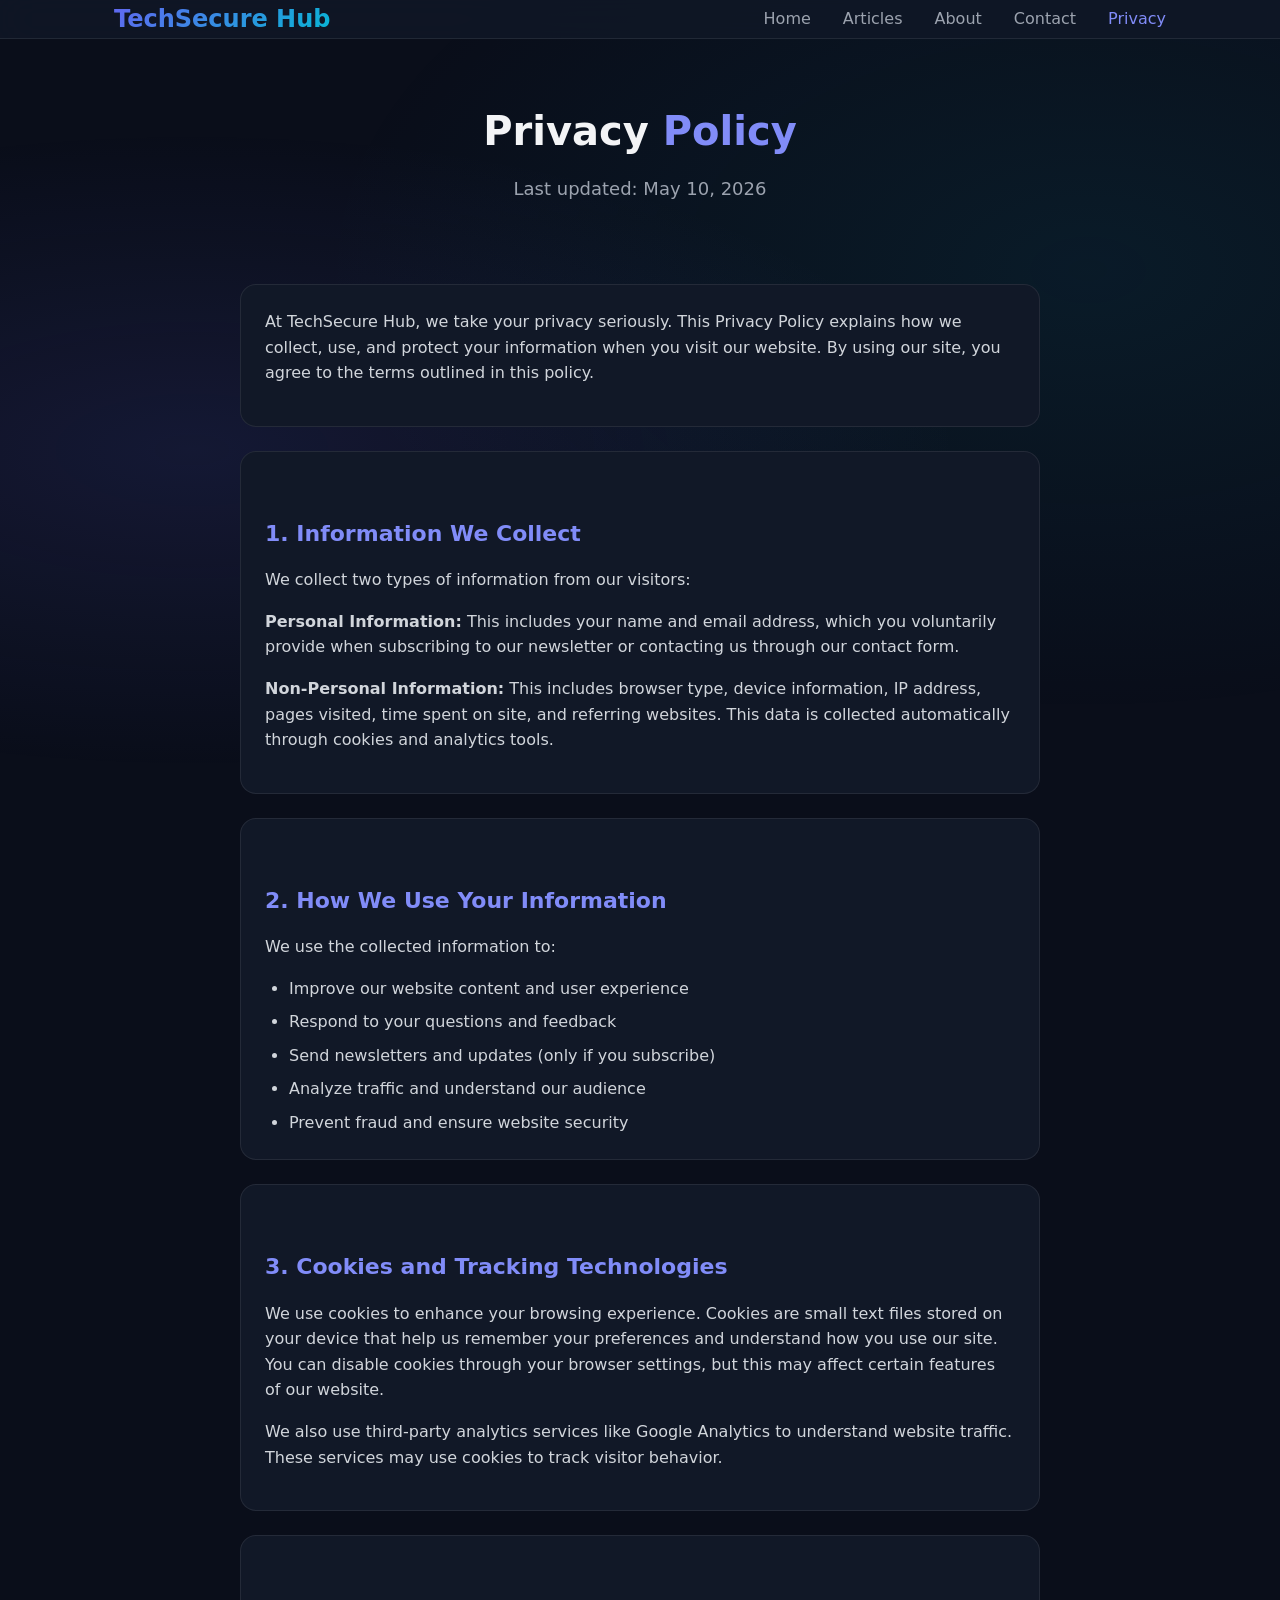
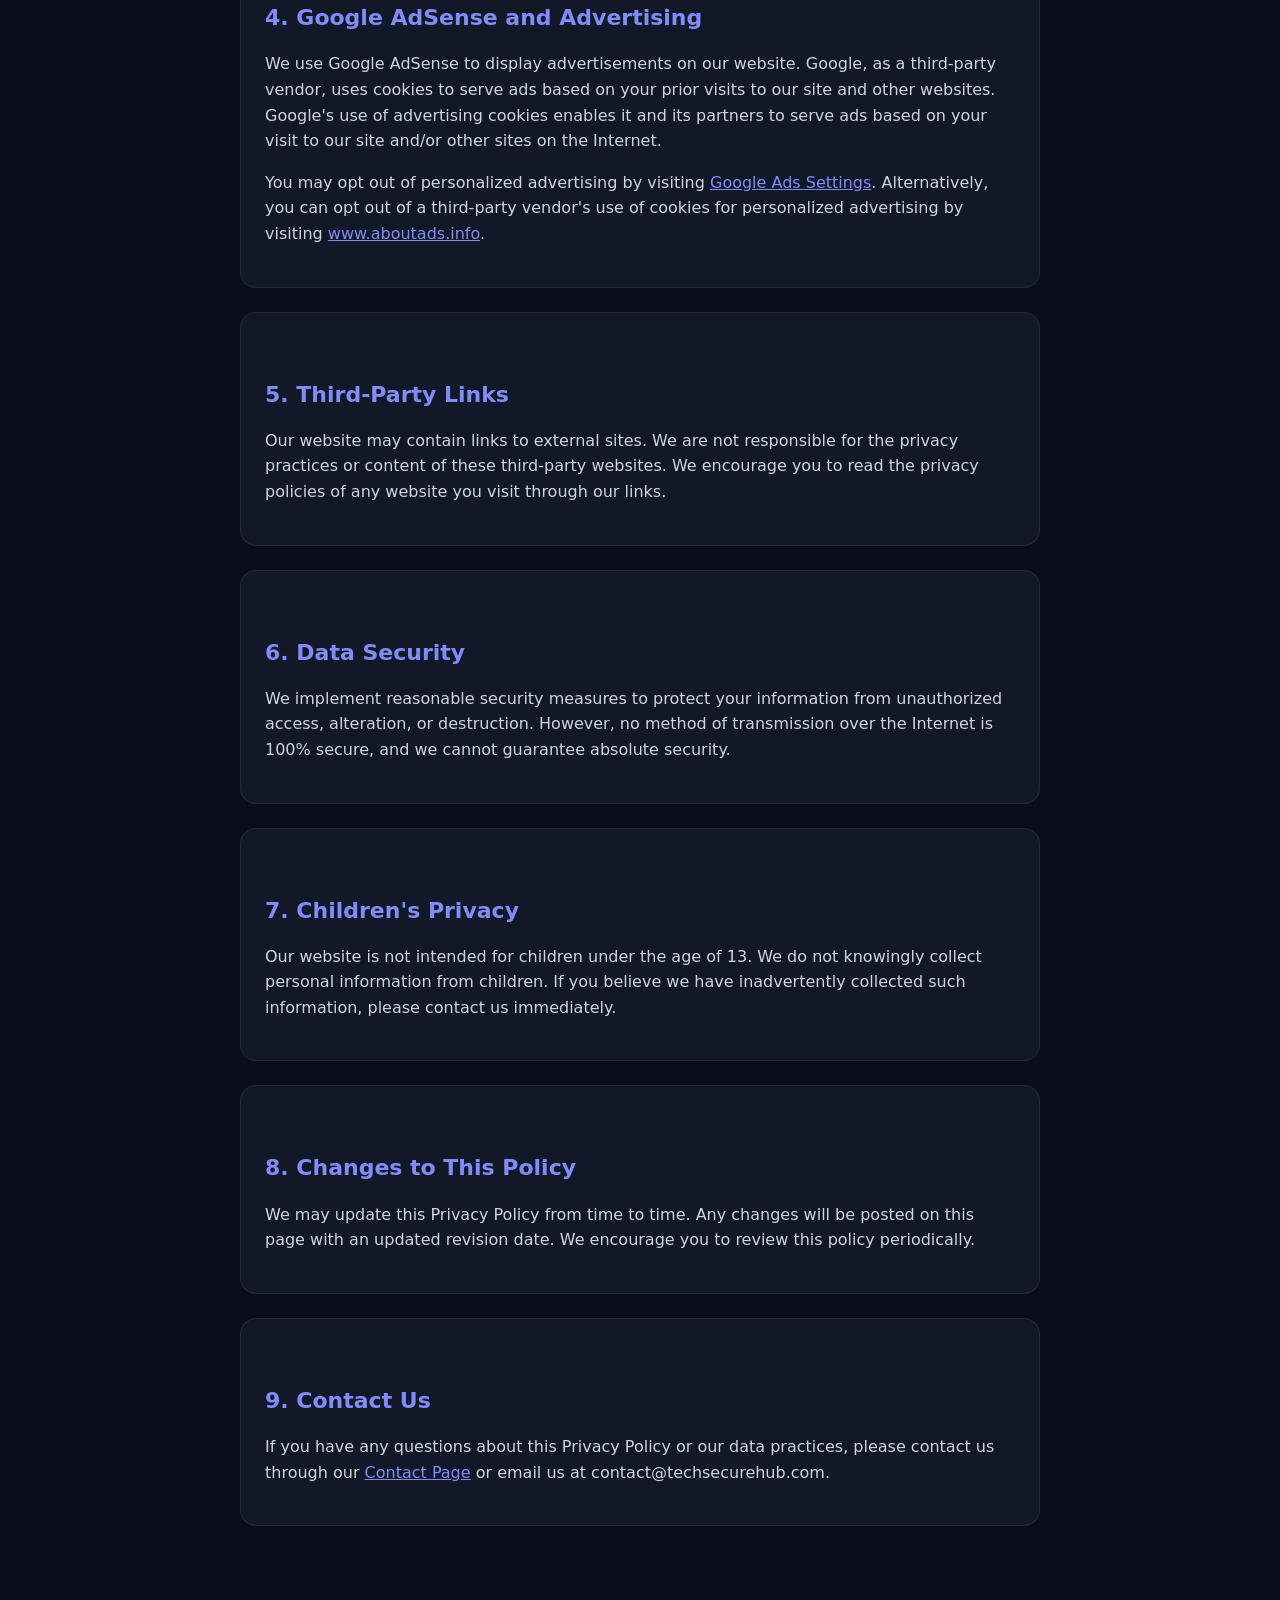
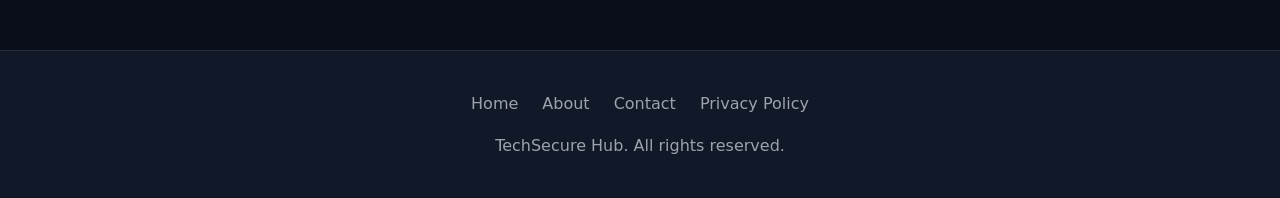
<file: privacy-policy.html>
<!DOCTYPE html>
<html lang="en">
<head>
    <meta charset="UTF-8">
    <meta name="viewport" content="width=device-width, initial-scale=1.0">
    <title>Privacy Policy | TechSecure Hub</title>
    <meta name="description" content="Privacy Policy for TechSecure Hub. Learn how we handle your data and protect your privacy.">
    <link rel="stylesheet" href="style.css">
    <script async src="https://pagead2.googlesyndication.com/pagead/js/adsbygoogle.js?client=ca-pub-8509640754664611"
     crossorigin="anonymous"></script>
</head>
<body>
    <header>
        <nav class="container">
            <a href="index.html" class="logo">TechSecure Hub</a>
            <button class="mobile-toggle" onclick="toggleMenu()">☰</button>
            <ul class="nav-links" id="navLinks">
                <li><a href="index.html">Home</a></li>
                <li><a href="article-phishing.html">Articles</a></li>
                <li><a href="about.html">About</a></li>
                <li><a href="contact.html">Contact</a></li>
                <li><a href="privacy-policy.html" class="active">Privacy</a></li>
            </ul>
        </nav>
    </header>

    <div class="page-header">
        <div class="container">
            <h1>Privacy <span style="color: var(--primary-light);">Policy</span></h1>
            <p>Last updated: May 10, 2026</p>
        </div>
    </div>

    <div class="container privacy-content" style="padding: 40px 0;">
        <div class="card">
            <p>At TechSecure Hub, we take your privacy seriously. This Privacy Policy explains how we collect, use, and protect your information when you visit our website. By using our site, you agree to the terms outlined in this policy.</p>
        </div>

        <div class="card">
            <h2>1. Information We Collect</h2>
            <p>We collect two types of information from our visitors:</p>
            <p><strong>Personal Information:</strong> This includes your name and email address, which you voluntarily provide when subscribing to our newsletter or contacting us through our contact form.</p>
            <p><strong>Non-Personal Information:</strong> This includes browser type, device information, IP address, pages visited, time spent on site, and referring websites. This data is collected automatically through cookies and analytics tools.</p>
        </div>

        <div class="card">
            <h2>2. How We Use Your Information</h2>
            <p>We use the collected information to:</p>
            <ul style="padding-left: 24px; color: #d1d5db;">
                <li style="margin-bottom: 8px;">Improve our website content and user experience</li>
                <li style="margin-bottom: 8px;">Respond to your questions and feedback</li>
                <li style="margin-bottom: 8px;">Send newsletters and updates (only if you subscribe)</li>
                <li style="margin-bottom: 8px;">Analyze traffic and understand our audience</li>
                <li>Prevent fraud and ensure website security</li>
            </ul>
        </div>

        <div class="card">
            <h2>3. Cookies and Tracking Technologies</h2>
            <p>We use cookies to enhance your browsing experience. Cookies are small text files stored on your device that help us remember your preferences and understand how you use our site. You can disable cookies through your browser settings, but this may affect certain features of our website.</p>
            <p>We also use third-party analytics services like Google Analytics to understand website traffic. These services may use cookies to track visitor behavior.</p>
        </div>

        <div class="card">
            <h2>4. Google AdSense and Advertising</h2>
            <p>We use Google AdSense to display advertisements on our website. Google, as a third-party vendor, uses cookies to serve ads based on your prior visits to our site and other websites. Google's use of advertising cookies enables it and its partners to serve ads based on your visit to our site and/or other sites on the Internet.</p>
            <p>You may opt out of personalized advertising by visiting <a href="https://www.google.com/settings/ads" target="_blank" style="color: var(--primary-light);">Google Ads Settings</a>. Alternatively, you can opt out of a third-party vendor's use of cookies for personalized advertising by visiting <a href="https://www.aboutads.info" target="_blank" style="color: var(--primary-light);">www.aboutads.info</a>.</p>
        </div>

        <div class="card">
            <h2>5. Third-Party Links</h2>
            <p>Our website may contain links to external sites. We are not responsible for the privacy practices or content of these third-party websites. We encourage you to read the privacy policies of any website you visit through our links.</p>
        </div>

        <div class="card">
            <h2>6. Data Security</h2>
            <p>We implement reasonable security measures to protect your information from unauthorized access, alteration, or destruction. However, no method of transmission over the Internet is 100% secure, and we cannot guarantee absolute security.</p>
        </div>

        <div class="card">
            <h2>7. Children's Privacy</h2>
            <p>Our website is not intended for children under the age of 13. We do not knowingly collect personal information from children. If you believe we have inadvertently collected such information, please contact us immediately.</p>
        </div>

        <div class="card">
            <h2>8. Changes to This Policy</h2>
            <p>We may update this Privacy Policy from time to time. Any changes will be posted on this page with an updated revision date. We encourage you to review this policy periodically.</p>
        </div>

        <div class="card">
            <h2>9. Contact Us</h2>
            <p>If you have any questions about this Privacy Policy or our data practices, please contact us through our <a href="contact.html" style="color: var(--primary-light);">Contact Page</a> or email us at contact@techsecurehub.com.</p>
        </div>
    </div>

    <footer>
        <div class="container">
            <ul class="footer-links">
                <li><a href="index.html">Home</a></li>
                <li><a href="about.html">About</a></li>
                <li><a href="contact.html">Contact</a></li>
                <li><a href="privacy-policy.html">Privacy Policy</a></li>
            </ul>
            <p> TechSecure Hub. All rights reserved.</p>
        </div>
    </footer>

    <script src="script.js"></script>
</body>
</html>
</file>
<file: style.css>
:root {
    --bg: #0a0e1a;
    --bg-card: #111827;
    --bg-hover: #1f2937;
    --primary: #6366f1;
    --primary-light: #818cf8;
    --accent: #06b6d4;
    --text: #f3f4f6;
    --text-muted: #9ca3af;
    --border: rgba(255,255,255,0.08);
    --success: #10b981;
    --warning: #f59e0b;
}

* {
    margin: 0;
    padding: 0;
    box-sizing: border-box;
}

body {
    font-family: 'Segoe UI', system-ui, -apple-system, sans-serif;
    background: var(--bg);
    color: var(--text);
    line-height: 1.6;
}

/* Background Effect */
body::before {
    content: '';
    position: fixed;
    top: 0; left: 0; right: 0; bottom: 0;
    background: 
        radial-gradient(ellipse at 15% 50%, rgba(99,102,241,0.12) 0%, transparent 50%),
        radial-gradient(ellipse at 85% 30%, rgba(6,182,212,0.08) 0%, transparent 50%);
    z-index: -1;
    pointer-events: none;
}

.container {
    max-width: 1100px;
    margin: 0 auto;
    padding: 0 24px;
}

/* Header */
header {
    background: rgba(17,24,39,0.8);
    backdrop-filter: blur(20px);
    border-bottom: 1px solid var(--border);
    position: sticky;
    top: 0;
    z-index: 100;
}

nav {
    display: flex;
    justify-content: space-between;
    align-items: center;
    padding: 16px 0;
}

.logo {
    font-size: 24px;
    font-weight: 800;
    background: linear-gradient(135deg, var(--primary), var(--accent));
    -webkit-background-clip: text;
    -webkit-text-fill-color: transparent;
    text-decoration: none;
}

.nav-links {
    display: flex;
    gap: 32px;
    list-style: none;
}

.nav-links a {
    color: var(--text-muted);
    text-decoration: none;
    font-weight: 500;
    transition: color 0.3s;
}

.nav-links a:hover, .nav-links a.active {
    color: var(--primary-light);
}

.mobile-toggle {
    display: none;
    background: none;
    border: none;
    color: var(--text);
    font-size: 24px;
    cursor: pointer;
}

/* Hero */
.hero {
    padding: 80px 0 60px;
    text-align: center;
}

.hero h1 {
    font-size: 48px;
    font-weight: 800;
    margin-bottom: 16px;
    line-height: 1.2;
}

.hero h1 span {
    color: var(--primary-light);
}

.hero p {
    font-size: 18px;
    color: var(--text-muted);
    max-width: 600px;
    margin: 0 auto 32px;
}

.btn {
    display: inline-flex;
    align-items: center;
    gap: 8px;
    padding: 14px 28px;
    border-radius: 12px;
    font-weight: 600;
    text-decoration: none;
    transition: all 0.3s;
    border: none;
    cursor: pointer;
    font-size: 15px;
}

.btn-primary {
    background: linear-gradient(135deg, var(--primary), var(--accent));
    color: white;
}

.btn-primary:hover {
    transform: translateY(-2px);
    box-shadow: 0 10px 30px rgba(99,102,241,0.3);
}

.btn-secondary {
    background: var(--bg-card);
    color: var(--text);
    border: 1px solid var(--border);
}

.btn-secondary:hover {
    background: var(--bg-hover);
}

/* Layout */
.content-wrapper {
    display: grid;
    grid-template-columns: 1fr 300px;
    gap: 40px;
    padding: 40px 0;
}

.main-content {
    min-width: 0;
}

/* Cards */
.card {
    background: var(--bg-card);
    border: 1px solid var(--border);
    border-radius: 16px;
    padding: 24px;
    margin-bottom: 24px;
    transition: transform 0.3s, box-shadow 0.3s;
}

.card:hover {
    transform: translateY(-4px);
    box-shadow: 0 20px 40px rgba(0,0,0,0.3);
}

.card h2 {
    font-size: 22px;
    margin-bottom: 12px;
}

.card h2 a {
    color: var(--text);
    text-decoration: none;
}

.card h2 a:hover {
    color: var(--primary-light);
}

.card-meta {
    font-size: 13px;
    color: var(--text-muted);
    margin-bottom: 12px;
    display: flex;
    gap: 16px;
}

.card-excerpt {
    color: var(--text-muted);
    margin-bottom: 16px;
}

.tag {
    display: inline-block;
    padding: 4px 12px;
    background: rgba(99,102,241,0.15);
    color: var(--primary-light);
    border-radius: 20px;
    font-size: 12px;
    font-weight: 600;
    margin-right: 8px;
}

/* Sidebar */
.sidebar {
    position: sticky;
    top: 100px;
    height: fit-content;
}

.sidebar-card {
    background: var(--bg-card);
    border: 1px solid var(--border);
    border-radius: 16px;
    padding: 20px;
    margin-bottom: 24px;
}

.sidebar-card h3 {
    font-size: 16px;
    margin-bottom: 16px;
    padding-bottom: 12px;
    border-bottom: 1px solid var(--border);
}

/* Ad Spaces */
.ad-space {
    background: rgba(255,255,255,0.03);
    border: 1px dashed var(--border);
    border-radius: 12px;
    padding: 40px 20px;
    text-align: center;
    color: var(--text-muted);
    font-size: 13px;
    margin-bottom: 24px;
}

.ad-space-sidebar {
    min-height: 250px;
    display: flex;
    align-items: center;
    justify-content: center;
}

.ad-space-article {
    margin: 32px 0;
}

/* Article Page */
.article-header {
    margin-bottom: 32px;
}

.article-header h1 {
    font-size: 36px;
    margin-bottom: 16px;
    line-height: 1.3;
}

.article-content {
    font-size: 17px;
    line-height: 1.8;
    color: #d1d5db;
}

.article-content h2 {
    color: var(--text);
    margin: 40px 0 16px;
    font-size: 26px;
}

.article-content h3 {
    color: var(--text);
    margin: 28px 0 12px;
    font-size: 20px;
}

.article-content p {
    margin-bottom: 20px;
}

.article-content ul, .article-content ol {
    margin-bottom: 20px;
    padding-left: 24px;
}

.article-content li {
    margin-bottom: 10px;
}

.article-content strong {
    color: var(--text);
}

.article-content a {
    color: var(--primary-light);
}

.tip-box {
    background: rgba(99,102,241,0.1);
    border-left: 4px solid var(--primary);
    padding: 20px;
    border-radius: 0 12px 12px 0;
    margin: 24px 0;
}

.tip-box h4 {
    color: var(--primary-light);
    margin-bottom: 8px;
}

/* About & Contact */
.page-header {
    padding: 60px 0 40px;
    text-align: center;
}

.page-header h1 {
    font-size: 40px;
    margin-bottom: 12px;
}

.page-header p {
    color: var(--text-muted);
    font-size: 18px;
}

.about-content {
    max-width: 700px;
    margin: 0 auto;
}

.contact-form .form-group {
    margin-bottom: 20px;
}

.contact-form label {
    display: block;
    margin-bottom: 8px;
    color: var(--text-muted);
    font-size: 14px;
}

.contact-form input,
.contact-form textarea {
    width: 100%;
    padding: 14px 16px;
    background: var(--bg-hover);
    border: 1px solid var(--border);
    border-radius: 10px;
    color: var(--text);
    font-size: 15px;
    transition: border-color 0.3s;
}

.contact-form input:focus,
.contact-form textarea:focus {
    outline: none;
    border-color: var(--primary);
}

.contact-form textarea {
    resize: vertical;
    min-height: 120px;
}

/* Privacy Policy */
.privacy-content {
    max-width: 800px;
    margin: 0 auto;
}

.privacy-content h2 {
    margin-top: 40px;
    margin-bottom: 16px;
    color: var(--primary-light);
}

.privacy-content p {
    margin-bottom: 16px;
    color: #d1d5db;
}

/* Footer */
footer {
    background: var(--bg-card);
    border-top: 1px solid var(--border);
    padding: 40px 0;
    margin-top: 60px;
    text-align: center;
    color: var(--text-muted);
}

.footer-links {
    display: flex;
    justify-content: center;
    gap: 24px;
    margin-bottom: 16px;
    list-style: none;
}

.footer-links a {
    color: var(--text-muted);
    text-decoration: none;
    transition: color 0.3s;
}

.footer-links a:hover {
    color: var(--primary-light);
}

/* Responsive */
@media (max-width: 900px) {
    .content-wrapper {
        grid-template-columns: 1fr;
    }
    
    .sidebar {
        position: static;
        order: 2;
    }
    
    .hero h1 {
        font-size: 32px;
    }
    
    .nav-links {
        display: none;
        position: absolute;
        top: 70px;
        left: 0;
        right: 0;
        background: var(--bg-card);
        flex-direction: column;
        padding: 20px;
        border-bottom: 1px solid var(--border);
    }
    
    .nav-links.active {
        display: flex;
    }
    
    .mobile-toggle {
        display: block;
    }
}

/* Scrollbar */
::-webkit-scrollbar {
    width: 8px;
}
::-webkit-scrollbar-track {
    background: var(--bg);
}
::-webkit-scrollbar-thumb {
    background: var(--bg-hover);
    border-radius: 4px;
}
::-webkit-scrollbar-thumb:hover {
    background: var(--primary);
}
</file>
